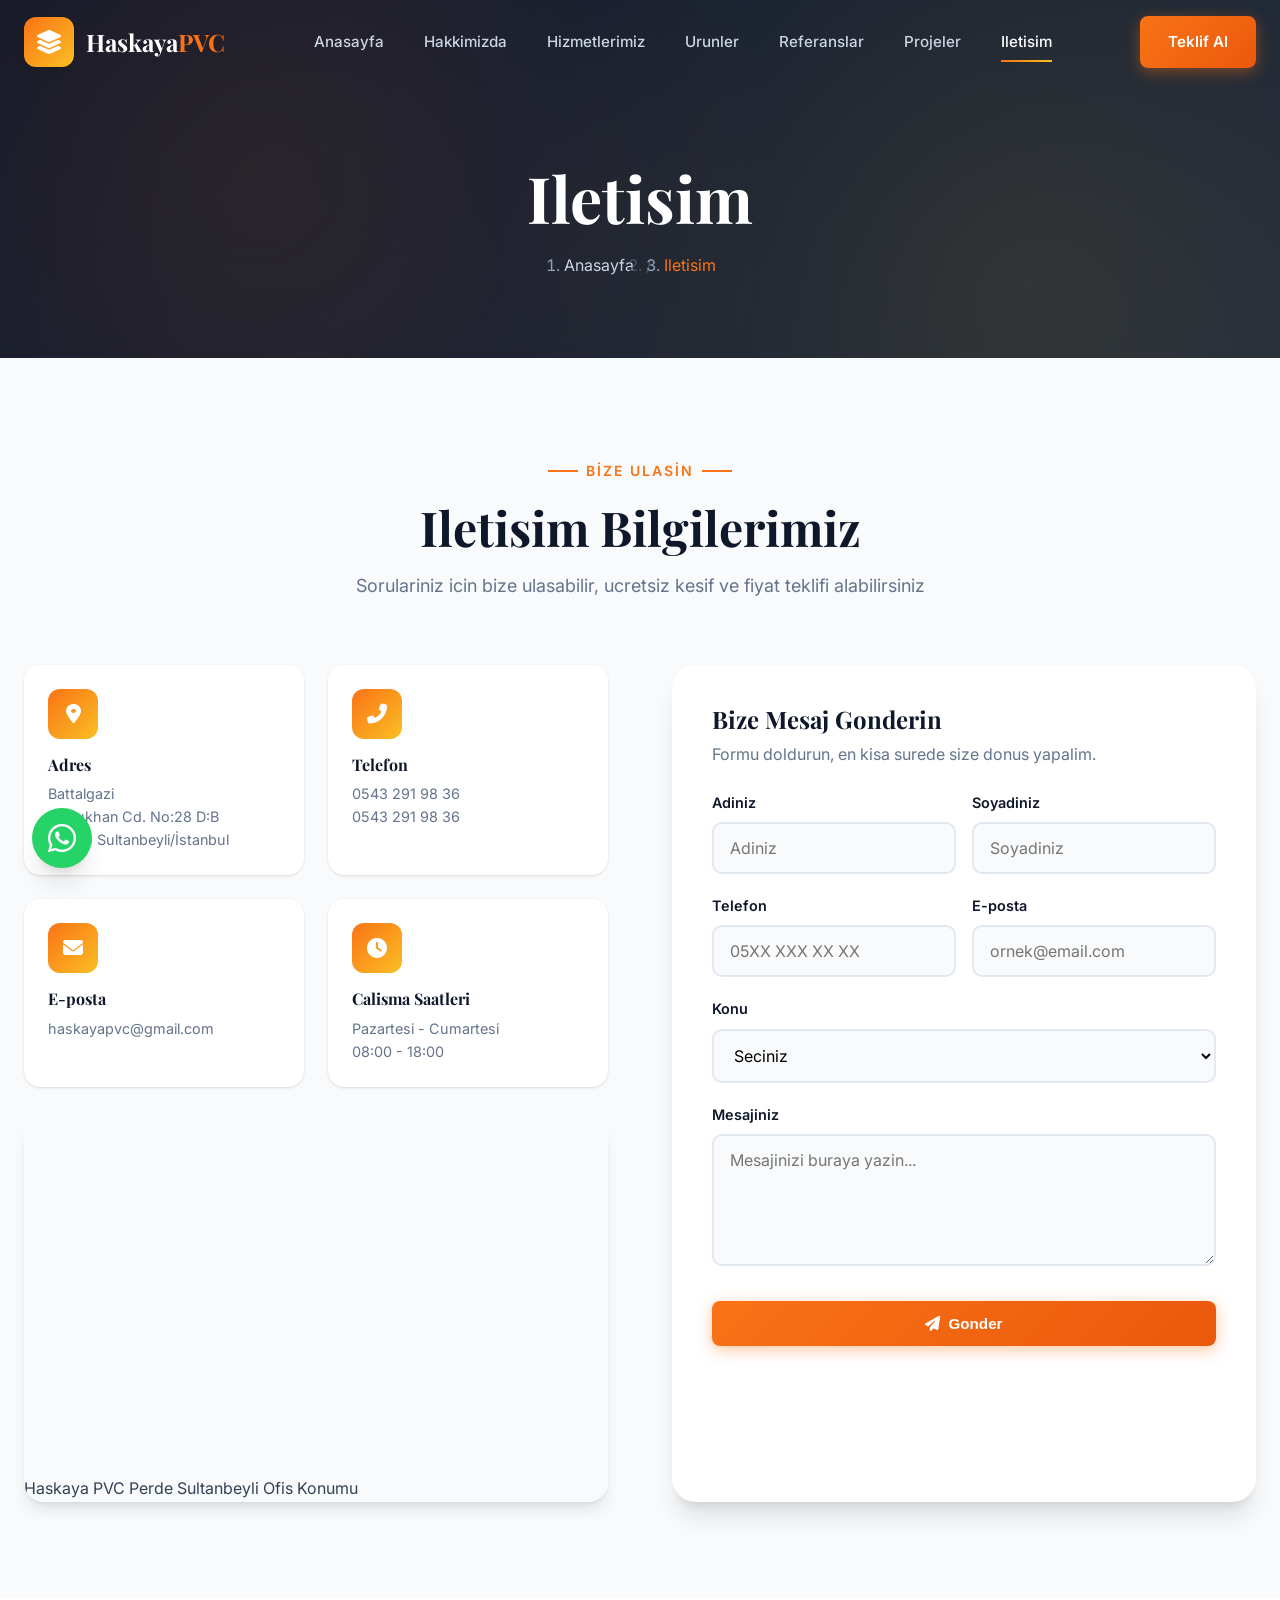
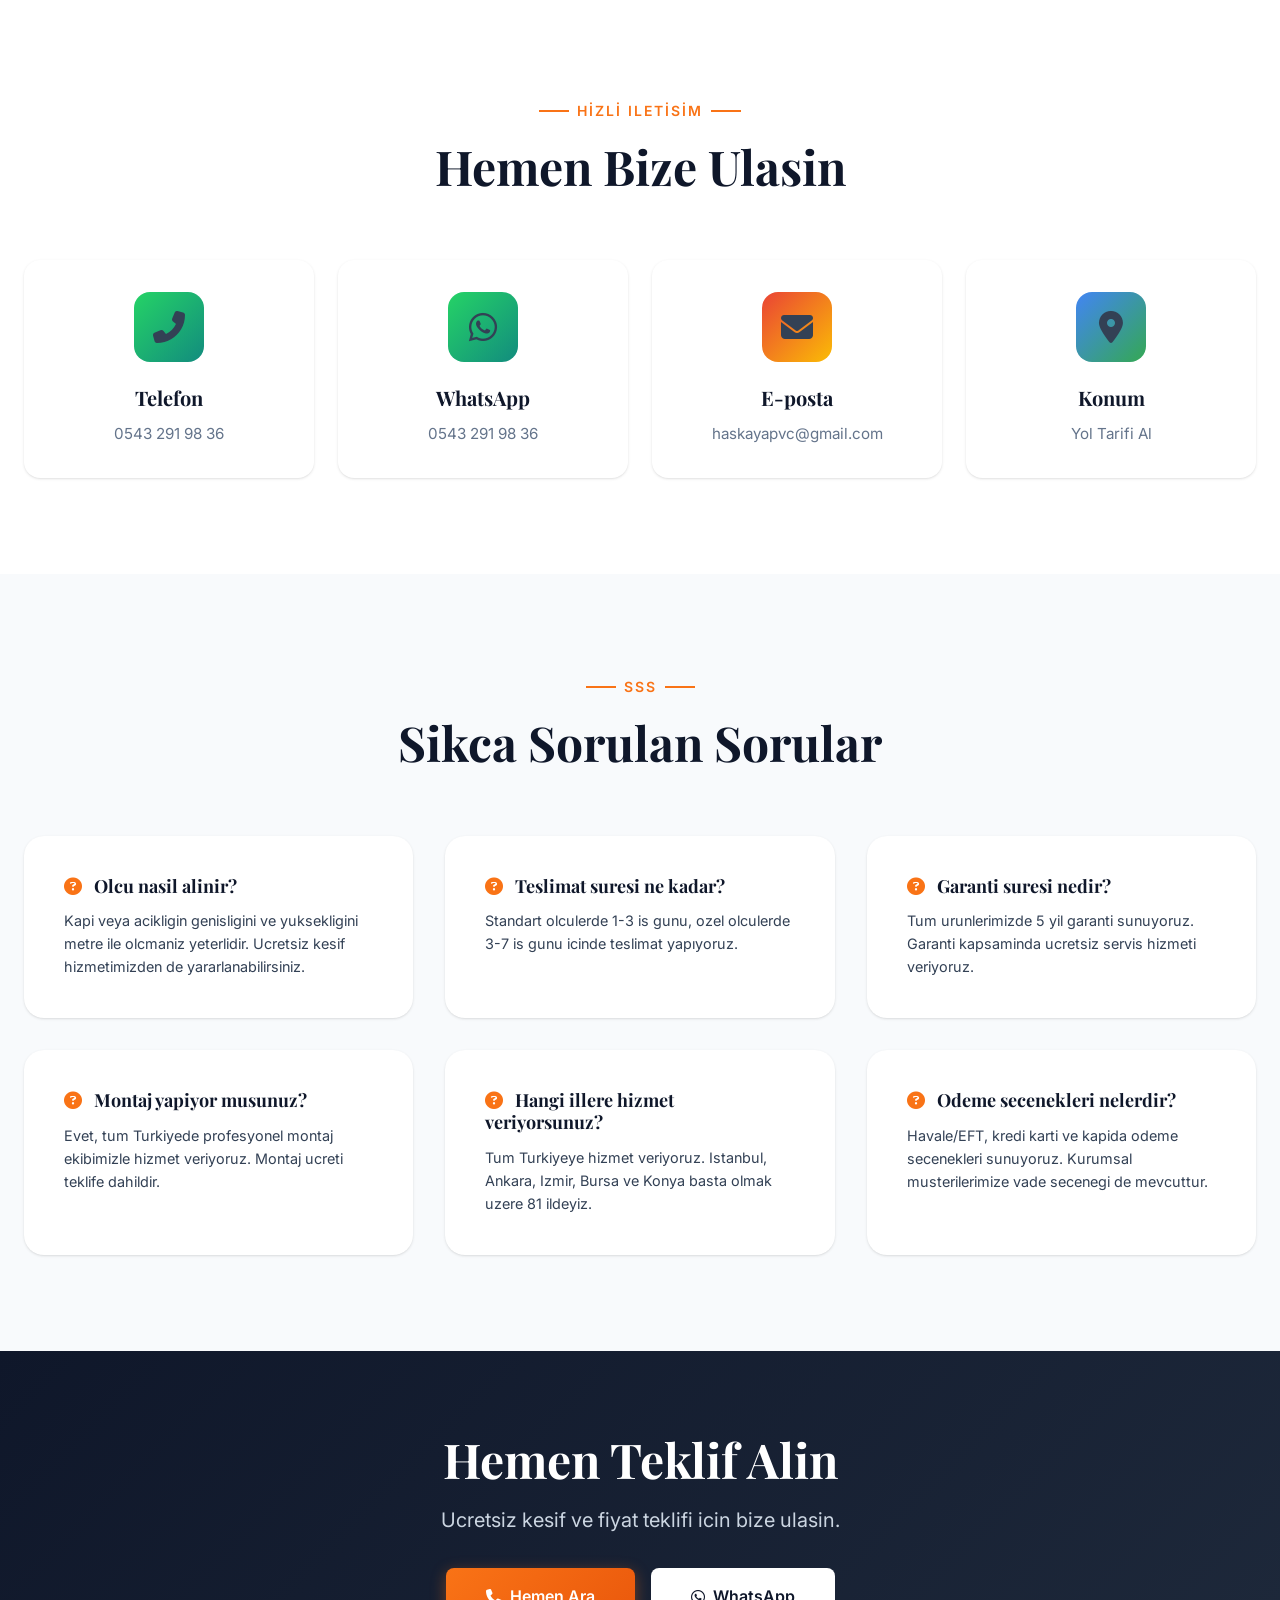
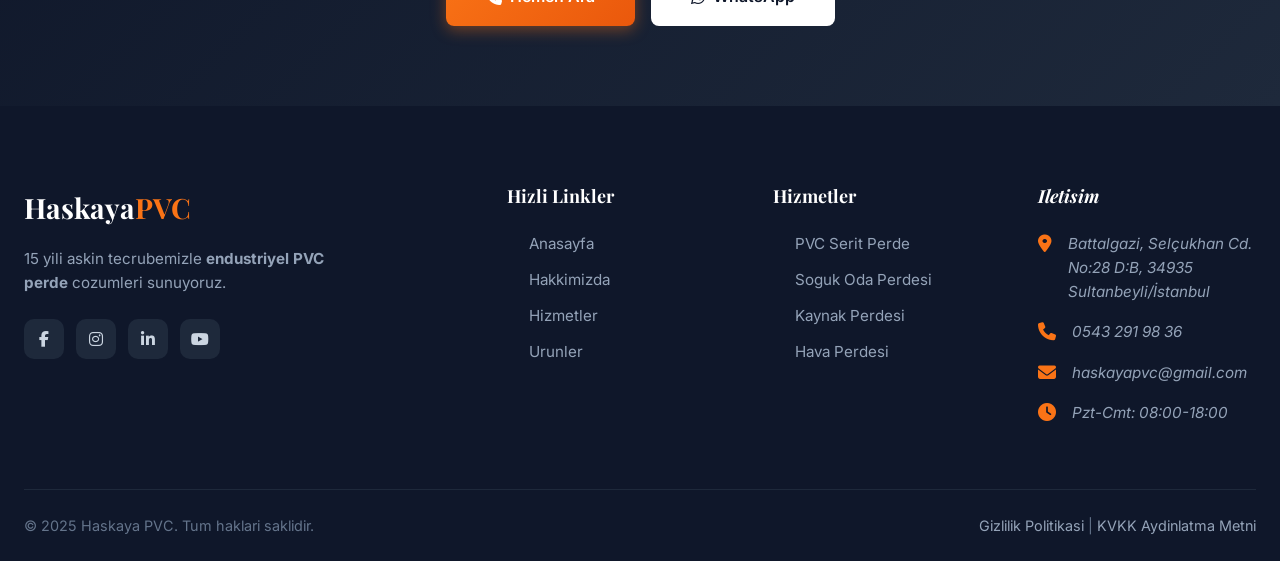
<file: iletisim.html>
<!DOCTYPE html>
<html lang="tr">
<head>
    <meta charset="UTF-8">
    <meta name="viewport" content="width=device-width, initial-scale=1.0">
    <title>Iletisim | PVC Perde Teklif Al | Haskaya PVC Istanbul</title>
    <meta name="description" content="Haskaya PVC iletisim bilgileri. PVC perde, serit perde ve soguk oda perdesi icin fiyat teklifi almak ve bilgi icin bize ulasin. Atasehir, Istanbul.">
    <meta name="keywords" content="PVC perde iletisim, serit perde fiyat, soguk oda perdesi fiyatlari, endustriyel perde Istanbul, Haskaya PVC telefon, PVC perde adres">
    <meta name="author" content="Haskaya PVC Perde">
    <meta name="robots" content="index, follow">
    <meta name="googlebot" content="index, follow">
    
    <!-- Canonical URL -->
    <link rel="canonical" href="https://www.haskayapvc.com/iletisim.html">
    
    <!-- Open Graph / Facebook -->
    <meta property="og:type" content="website">
    <meta property="og:url" content="https://www.haskayapvc.com/iletisim.html">
    <meta property="og:title" content="Iletisim | PVC Perde Teklif Al | Haskaya PVC">
    <meta property="og:description" content="PVC perde, serit perde ve soguk oda perdesi icin fiyat teklifi alin. Atasehir, Istanbul.">
    <meta property="og:image" content="https://www.haskayapvc.com/images/iletisim-og.jpg">
    <meta property="og:image:width" content="1200">
    <meta property="og:image:height" content="630">
    <meta property="og:site_name" content="Haskaya PVC Perde">
    <meta property="og:locale" content="tr_TR">
    
    <!-- Twitter Card -->
    <meta name="twitter:card" content="summary_large_image">
    <meta name="twitter:url" content="https://www.haskayapvc.com/iletisim.html">
    <meta name="twitter:title" content="Iletisim | Haskaya PVC Perde">
    <meta name="twitter:description" content="PVC perde, serit perde ve soguk oda perdesi icin fiyat teklifi alin.">
    <meta name="twitter:image" content="https://www.haskayapvc.com/images/iletisim-og.jpg">
    
    <!-- Favicon -->
    <link rel="icon" type="image/x-icon" href="/favicon.ico">
    <link rel="apple-touch-icon" sizes="180x180" href="/apple-touch-icon.png">
    
    <!-- Preconnect -->
    <link rel="preconnect" href="https://fonts.googleapis.com">
    <link rel="preconnect" href="https://fonts.gstatic.com" crossorigin>
    <link href="https://fonts.googleapis.com/css2?family=Inter:wght@300;400;500;600;700&family=Playfair+Display:wght@400;500;600;700&display=swap" rel="stylesheet">
    <link rel="stylesheet" href="https://cdnjs.cloudflare.com/ajax/libs/font-awesome/6.4.0/css/all.min.css">
    <link rel="stylesheet" href="css/style.css">
    
    <!-- Schema.org JSON-LD Structured Data -->
    <script type="application/ld+json">
    {
        "@context": "https://schema.org",
        "@graph": [
            {
                "@type": "WebPage",
                "@id": "https://www.haskayapvc.com/iletisim.html",
                "url": "https://www.haskayapvc.com/iletisim.html",
                "name": "Iletisim | PVC Perde Teklif Al | Haskaya PVC",
                "description": "PVC perde, serit perde ve soguk oda perdesi icin fiyat teklifi almak icin iletisime gecin.",
                "inLanguage": "tr-TR",
                "isPartOf": {
                    "@id": "https://www.haskayapvc.com/#website"
                },
                "breadcrumb": {
                    "@id": "https://www.haskayapvc.com/iletisim.html/#breadcrumb"
                }
            },
            {
                "@type": "BreadcrumbList",
                "@id": "https://www.haskayapvc.com/iletisim.html/#breadcrumb",
                "itemListElement": [
                    {
                        "@type": "ListItem",
                        "position": 1,
                        "name": "Anasayfa",
                        "item": "https://www.haskayapvc.com/index.html"
                    },
                    {
                        "@type": "ListItem",
                        "position": 2,
                        "name": "Iletisim",
                        "item": "https://www.haskayapvc.com/iletisim.html"
                    }
                ]
            },
            {
                "@type": "ContactPage",
                "@id": "https://www.haskayapvc.com/iletisim.html/#contactpage",
                "mainEntity": {
                    "@id": "https://www.haskayapvc.com/#business"
                }
            },
            {
                "@type": "LocalBusiness",
                "@id": "https://www.haskayapvc.com/#business",
                "name": "Haskaya PVC Perde",
                "alternateName": "Haskaya PVC",
                "description": "Istanbulda 15+ yillik tecrube ile PVC perde, serit perde, soguk oda perdesi ve endustriyel perde uretimi ve montaji.",
                "url": "https://www.haskayapvc.com",
                "telephone": "+90 216 123 45 67",
                "email": "haskayapvc@gmail.com",
                "address": {
                    "@type": "PostalAddress",
                    "streetAddress": "Atasehir Mah. Istanbul Cad. No:123",
                    "addressLocality": "Atasehir",
                    "addressRegion": "Istanbul",
                    "postalCode": "34758",
                    "addressCountry": "TR"
                },
                "geo": {
                    "@type": "GeoCoordinates",
                    "latitude": 40.9823,
                    "longitude": 29.1004
                },
                "openingHoursSpecification": [
                    {
                        "@type": "OpeningHoursSpecification",
                        "dayOfWeek": ["Monday", "Tuesday", "Wednesday", "Thursday", "Friday", "Saturday"],
                        "opens": "08:00",
                        "closes": "18:00"
                    }
                ],
                "priceRange": "$$",
                "areaServed": {
                    "@type": "Country",
                    "name": "Turkiye"
                },
                "hasMap": "https://www.google.com/maps/place/Sultanbeyli/Istanbul",
                "sameAs": [
                    "https://www.facebook.com/haskayapvc",
                    "https://www.instagram.com/haskayapvc",
                    "https://www.linkedin.com/company/haskayapvc"
                ]
            }
        ]
    }
    </script>
</head>
<body>
    <!-- Preloader -->
    <div class="preloader" role="status" aria-label="Sayfa yukleniyor">
        <div class="preloader-content">
            <div class="preloader-logo">Haskaya PVC</div>
            <div class="preloader-bar">
                <div class="preloader-progress"></div>
            </div>
        </div>
    </div>

    <!-- Header -->
    <header class="header" role="banner">
        <div class="container">
            <div class="header-inner">
                <a href="index.html" class="logo" aria-label="Haskaya PVC Perde Anasayfa">
                    <div class="logo-icon"><i class="fas fa-layer-group" aria-hidden="true"></i></div>
                    <div class="logo-text">Haskaya<span>PVC</span></div>
                </a>
                
                <nav class="nav-desktop" role="navigation" aria-label="Ana menu">
                    <a href="index.html" class="nav-link" aria-label="Anasayfa">Anasayfa</a>
                    <a href="hakkimizda.html" class="nav-link" aria-label="Hakkimizda">Hakkimizda</a>
                    <a href="hizmetler.html" class="nav-link" aria-label="Hizmetlerimiz">Hizmetlerimiz</a>
                    <a href="urunler.html" class="nav-link" aria-label="Urunlerimiz">Urunler</a>
                    <a href="referanslar.html" class="nav-link" aria-label="Referanslarimiz">Referanslar</a>
                    <a href="projeler.html" class="nav-link" aria-label="Projelerimiz">Projeler</a>
                    <a href="iletisim.html" class="nav-link active" aria-current="page" aria-label="Iletisim sayfasi">Iletisim</a>
                </nav>
                
                <div class="header-cta">
                    <a href="iletisim.html" class="btn btn-primary" aria-label="Teklif almak icin iletisime gecin">Teklif Al</a>
                </div>
                
                <button class="menu-toggle" aria-label="Mobil menuyu ac-kapat" aria-expanded="false" aria-controls="nav-mobile">
                    <span></span><span></span><span></span>
                </button>
            </div>
        </div>
    </header>
    
    <!-- Mobile Navigation -->
    <div class="nav-mobile-overlay" aria-hidden="true"></div>
    <nav class="nav-mobile" id="nav-mobile" role="navigation" aria-label="Mobil menu">
        <div class="nav-mobile-links">
            <a href="index.html" class="nav-mobile-link">Anasayfa</a>
            <a href="hakkimizda.html" class="nav-mobile-link">Hakkimizda</a>
            <a href="hizmetler.html" class="nav-mobile-link">Hizmetler</a>
            <a href="urunler.html" class="nav-mobile-link">Urunler</a>
            <a href="referanslar.html" class="nav-mobile-link">Referanslar</a>
            <a href="projeler.html" class="nav-mobile-link">Projeler</a>
            <a href="iletisim.html" class="nav-mobile-link active" aria-current="page">Iletisim</a>
        </div>
        <div class="nav-mobile-cta">
            <a href="tel:+905432919836" class="btn btn-secondary" style="width: 100%;" aria-label="Telefon ile ara: 0543 291 98 36"><i class="fas fa-phone" aria-hidden="true"></i> 0543 291 98 36</a>
            <a href="iletisim.html" class="btn btn-primary" style="width: 100%;">Teklif Al</a>
        </div>
    </nav>

    <!-- Main Content -->
    <main id="main-content">
        <!-- Page Header -->
        <section class="page-header" aria-labelledby="page-title">
            <div class="container">
                <div class="page-header-content reveal">
                    <h1 id="page-title" class="page-title">Iletisim</h1>
                    <nav aria-label="Breadcrumb">
                        <ol class="page-breadcrumb" itemscope itemtype="https://schema.org/BreadcrumbList">
                            <li itemprop="itemListElement" itemscope itemtype="https://schema.org/ListItem">
                                <a href="index.html" itemprop="item"><span itemprop="name">Anasayfa</span></a>
                                <meta itemprop="position" content="1">
                            </li>
                            <li class="separator" aria-hidden="true">/</li>
                            <li itemprop="itemListElement" itemscope itemtype="https://schema.org/ListItem">
                                <span itemprop="name" class="current">Iletisim</span>
                                <meta itemprop="position" content="2">
                            </li>
                        </ol>
                    </nav>
                </div>
            </div>
        </section>

        <!-- Contact Section -->
        <section class="section section-features" aria-labelledby="contact-title">
            <div class="container">
                <header class="section-header reveal">
                    <div class="section-subtitle">Bize Ulasin</div>
                    <h2 id="contact-title" class="section-title">Iletisim Bilgilerimiz</h2>
                    <p class="section-description">
                        Sorulariniz icin bize ulasabilir, ucretsiz kesif ve fiyat teklifi alabilirsiniz
                    </p>
                </header>
                
                <div class="contact-grid">
                    <!-- Contact Info -->
                    <div class="contact-info reveal-left">
                        <div class="contact-info-cards">
                            <a href="https://www.google.com/maps/search/?api=1&query=Battalgazi%2C+Sel%C3%A7ukhan+Cd.+No%3A28+D%3AB%2C+34935+Sultanbeyli%2F%C4%B0stanbul" target="_blank" rel="noopener noreferrer" class="contact-info-card" itemscope itemtype="https://schema.org/PostalAddress" style="text-decoration: none; color: inherit; display: block;">
                                <div class="contact-info-icon" aria-hidden="true"><i class="fas fa-map-marker-alt"></i></div>
                                <h3 class="contact-info-title">Adres</h3>
                                <p class="contact-info-text">
                                    <span itemprop="streetAddress">Battalgazi<br>Selçukhan Cd. No:28 D:B</span><br>
                                    <span itemprop="postalCode">34935</span> <span itemprop="addressLocality">Sultanbeyli/İstanbul</span>
                                </p>
                            </a>
                            
                            <div class="contact-info-card">
                                <div class="contact-info-icon" aria-hidden="true"><i class="fas fa-phone-alt"></i></div>
                                <h3 class="contact-info-title">Telefon</h3>
                                <p class="contact-info-text">
                                    <a href="tel:+905432919836" aria-label="Sabit hat: 0543 291 98 36">0543 291 98 36</a><br>
                                    <a href="tel:+905432919836" aria-label="Cep telefonu: 0543 291 98 36">0543 291 98 36</a>
                                </p>
                            </div>
                            
                            <div class="contact-info-card">
                                <div class="contact-info-icon" aria-hidden="true"><i class="fas fa-envelope"></i></div>
                                <h3 class="contact-info-title">E-posta</h3>
                                <p class="contact-info-text">
                                    <a href="mailto:haskayapvc@gmail.com " aria-label="E-posta gonder: haskayapvc@gmail.com ">haskayapvc@gmail.com </a>
                                </p>
                            </div>
                            
                            <div class="contact-info-card">
                                <div class="contact-info-icon" aria-hidden="true"><i class="fas fa-clock"></i></div>
                                <h3 class="contact-info-title">Calisma Saatleri</h3>
                                <p class="contact-info-text">
                                    Pazartesi - Cumartesi<br>
                                    08:00 - 18:00
                                </p>
                            </div>
                        </div>
                        
                        <figure class="contact-map">
                            <iframe src="https://www.google.com/maps/embed?pb=!1m18!1m12!1m3!1d3011.6076280280934!2d29.1004!3d40.9823!2m3!1f0!2f0!3f0!3m2!1i1024!2i768!4f13.1!3m3!1m2!1s0x14cab86c5d9be1e1%3A0xe3d5c2343be6f09!2sAtasehir/Istanbul!5e0!3m2!1str!2str!4v1234567890" allowfullscreen="" loading="lazy" title="Haskaya PVC Perde Sultanbeyli Ofis Konumu"></iframe>
                            <figcaption class="visually-hidden">Haskaya PVC Perde Sultanbeyli Ofis Konumu</figcaption>
                        </figure>
                    </div>
                    
                    <!-- Contact Form -->
                    <div class="contact-form-wrapper reveal-right">
                        <h3 class="contact-form-title">Bize Mesaj Gonderin</h3>
                        <p class="contact-form-text">Formu doldurun, en kisa surede size donus yapalim.</p>
                        
                        <form id="contactForm" action="/iletisim-gonder" method="POST" aria-label="Iletisim formu">
                            <div class="form-row">
                                <div class="form-group">
                                    <label for="ad" class="form-label">Adiniz</label>
                                    <input type="text" id="ad" name="ad" class="form-control" placeholder="Adiniz" required aria-required="true">
                                </div>
                                <div class="form-group">
                                    <label for="soyad" class="form-label">Soyadiniz</label>
                                    <input type="text" id="soyad" name="soyad" class="form-control" placeholder="Soyadiniz" required aria-required="true">
                                </div>
                            </div>
                            
                            <div class="form-row">
                                <div class="form-group">
                                    <label for="telefon" class="form-label">Telefon</label>
                                    <input type="tel" id="telefon" name="telefon" class="form-control" placeholder="05XX XXX XX XX" required aria-required="true" pattern="[0-9]{11}" inputmode="tel">
                                </div>
                                <div class="form-group">
                                    <label for="email" class="form-label">E-posta</label>
                                    <input type="email" id="email" name="email" class="form-control" placeholder="ornek@email.com" required aria-required="true" inputmode="email">
                                </div>
                            </div>
                            
                            <div class="form-group">
                                <label for="konu" class="form-label">Konu</label>
                                <select id="konu" name="konu" class="form-control" required aria-required="true">
                                    <option value="">Seciniz</option>
                                    <option value="teklif">Fiyat Teklifi</option>
                                    <option value="bilgi">Bilgi Talebi</option>
                                    <option value="kesif">Kesif Talebi</option>
                                    <option value="destek">Teknik Destek</option>
                                    <option value="diger">Diger</option>
                                </select>
                            </div>
                            
                            <div class="form-group">
                                <label for="mesaj" class="form-label">Mesajiniz</label>
                                <textarea id="mesaj" name="mesaj" class="form-control" placeholder="Mesajinizi buraya yazin..." required aria-required="true" rows="5"></textarea>
                            </div>
                            
                            <button type="submit" class="btn btn-primary form-btn" aria-label="Formu gonder">
                                <i class="fas fa-paper-plane" aria-hidden="true"></i> Gonder
                            </button>
                        </form>
                    </div>
                </div>
            </div>
        </section>

        <!-- Quick Contact Section -->
        <section class="section" aria-labelledby="quick-contact-title">
            <div class="container">
                <header class="section-header reveal">
                    <div class="section-subtitle">Hizli Iletisim</div>
                    <h2 id="quick-contact-title" class="section-title">Hemen Bize Ulasin</h2>
                </header>
                
                <div class="features-grid">
                    <article class="feature-card reveal stagger-1" style="cursor: pointer;" onclick="window.location.href='tel:+905432919836'" tabindex="0" role="button" aria-label="Telefon ile ara">
                        <div class="feature-icon" style="background: linear-gradient(135deg, #25d366, #128c7e);" aria-hidden="true"><i class="fas fa-phone-alt"></i></div>
                        <h3 class="feature-title">Telefon</h3>
                        <p class="feature-text">0543 291 98 36</p>
                    </article>
                    
                    <article class="feature-card reveal stagger-2" style="cursor: pointer;" onclick="window.open('https://wa.me/905432919836', '_blank')" tabindex="0" role="button" aria-label="WhatsApp uzerinden yaz">
                        <div class="feature-icon" style="background: linear-gradient(135deg, #25d366, #128c7e);" aria-hidden="true"><i class="fab fa-whatsapp"></i></div>
                        <h3 class="feature-title">WhatsApp</h3>
                        <p class="feature-text">0543 291 98 36</p>
                    </article>
                    
                    <article class="feature-card reveal stagger-3" style="cursor: pointer;" onclick="window.location.href='mailto:haskayapvc@gmail.com'" tabindex="0" role="button" aria-label="E-posta gonder">
                        <div class="feature-icon" style="background: linear-gradient(135deg, #ea4335, #fbbc05);" aria-hidden="true"><i class="fas fa-envelope"></i></div>
                        <h3 class="feature-title">E-posta</h3>
                        <p class="feature-text">haskayapvc@gmail.com</p>
                    </article>
                    
                    <article class="feature-card reveal stagger-4" style="cursor: pointer;" onclick="window.open('https://www.google.com/maps/search/?api=1&query=Battalgazi%2C+Sel%C3%A7ukhan+Cd.+No%3A28+D%3AB%2C+34935+Sultanbeyli%2F%C4%B0stanbul', '_blank')" tabindex="0" role="button" aria-label="Yol tarifi al: Battalgazi, Selçukhan Cd. No:28 D:B, Sultanbeyli">
                        <div class="feature-icon" style="background: linear-gradient(135deg, #4285f4, #34a853);" aria-hidden="true"><i class="fas fa-map-marker-alt"></i></div>
                        <h3 class="feature-title">Konum</h3>
                        <p class="feature-text">Yol Tarifi Al</p>
                    </article>
                </div>
            </div>
        </section>

        <!-- FAQ Section -->
        <section class="section section-features" aria-labelledby="faq-title">
            <div class="container">
                <header class="section-header reveal">
                    <div class="section-subtitle">SSS</div>
                    <h2 id="faq-title" class="section-title">Sikca Sorulan Sorular</h2>
                </header>
                
                <div class="values-grid">
                    <article class="value-card reveal stagger-1" style="text-align: left;">
                        <h3 style="font-size: 1.125rem; margin-bottom: 0.75rem;">
                            <i class="fas fa-question-circle" style="color: var(--secondary); margin-right: 0.5rem;" aria-hidden="true"></i>
                            Olcu nasil alinir?
                        </h3>
                        <p style="font-size: 0.9rem;">
                            Kapi veya acikligin genisligini ve yuksekligini metre ile olcmaniz yeterlidir. 
                            Ucretsiz kesif hizmetimizden de yararlanabilirsiniz.
                        </p>
                    </article>
                    
                    <article class="value-card reveal stagger-2" style="text-align: left;">
                        <h3 style="font-size: 1.125rem; margin-bottom: 0.75rem;">
                            <i class="fas fa-question-circle" style="color: var(--secondary); margin-right: 0.5rem;" aria-hidden="true"></i>
                            Teslimat suresi ne kadar?
                        </h3>
                        <p style="font-size: 0.9rem;">
                            Standart olculerde 1-3 is gunu, ozel olculerde 3-7 is gunu icinde teslimat yapıyoruz.
                        </p>
                    </article>
                    
                    <article class="value-card reveal stagger-3" style="text-align: left;">
                        <h3 style="font-size: 1.125rem; margin-bottom: 0.75rem;">
                            <i class="fas fa-question-circle" style="color: var(--secondary); margin-right: 0.5rem;" aria-hidden="true"></i>
                            Garanti suresi nedir?
                        </h3>
                        <p style="font-size: 0.9rem;">
                            Tum urunlerimizde 5 yil garanti sunuyoruz. Garanti kapsaminda ucretsiz servis hizmeti veriyoruz.
                        </p>
                    </article>
                    
                    <article class="value-card reveal stagger-1" style="text-align: left;">
                        <h3 style="font-size: 1.125rem; margin-bottom: 0.75rem;">
                            <i class="fas fa-question-circle" style="color: var(--secondary); margin-right: 0.5rem;" aria-hidden="true"></i>
                            Montaj yapiyor musunuz?
                        </h3>
                        <p style="font-size: 0.9rem;">
                            Evet, tum Turkiyede profesyonel montaj ekibimizle hizmet veriyoruz. Montaj ucreti teklife dahildir.
                        </p>
                    </article>
                    
                    <article class="value-card reveal stagger-2" style="text-align: left;">
                        <h3 style="font-size: 1.125rem; margin-bottom: 0.75rem;">
                            <i class="fas fa-question-circle" style="color: var(--secondary); margin-right: 0.5rem;" aria-hidden="true"></i>
                            Hangi illere hizmet veriyorsunuz?
                        </h3>
                        <p style="font-size: 0.9rem;">
                            Tum Turkiyeye hizmet veriyoruz. Istanbul, Ankara, Izmir, Bursa ve Konya basta olmak uzere 81 ildeyiz.
                        </p>
                    </article>
                    
                    <article class="value-card reveal stagger-3" style="text-align: left;">
                        <h3 style="font-size: 1.125rem; margin-bottom: 0.75rem;">
                            <i class="fas fa-question-circle" style="color: var(--secondary); margin-right: 0.5rem;" aria-hidden="true"></i>
                            Odeme secenekleri nelerdir?
                        </h3>
                        <p style="font-size: 0.9rem;">
                            Havale/EFT, kredi karti ve kapida odeme secenekleri sunuyoruz. Kurumsal musterilerimize vade secenegi de mevcuttur.
                        </p>
                    </article>
                </div>
            </div>
        </section>

        <!-- CTA Section -->
        <section class="section-cta" aria-labelledby="cta-title">
            <div class="container">
                <div class="cta-content reveal">
                    <h2 id="cta-title" class="cta-title">Hemen Teklif Alin</h2>
                    <p class="cta-text">Ucretsiz kesif ve fiyat teklifi icin bize ulasin.</p>
                    <div class="cta-buttons">
                        <a href="tel:+905432919836" class="btn btn-primary btn-lg" aria-label="Telefon ile hemen ara">
                            <i class="fas fa-phone" aria-hidden="true"></i> Hemen Ara
                        </a>
                        <a href="https://wa.me/905432919836" target="_blank" rel="noopener noreferrer" class="btn btn-white btn-lg" aria-label="WhatsApp uzerinden yaz">
                            <i class="fab fa-whatsapp" aria-hidden="true"></i> WhatsApp
                        </a>
                    </div>
                </div>
            </div>
        </section>
    </main>

    <!-- Footer -->
    <footer class="footer" role="contentinfo">
        <div class="container">
            <div class="footer-grid">
                <div class="footer-brand">
                    <div class="footer-logo">Haskaya<span>PVC</span></div>
                    <p class="footer-text">15 yili askin tecrubemizle <strong>endustriyel PVC perde</strong> cozumleri sunuyoruz.</p>
                    <div class="footer-social" aria-label="Sosyal medya baglantilari">
                        <a href="#" class="social-link" aria-label="Facebook sayfamiz"><i class="fab fa-facebook-f" aria-hidden="true"></i></a>
                        <a href="#" class="social-link" aria-label="Instagram sayfamiz"><i class="fab fa-instagram" aria-hidden="true"></i></a>
                        <a href="#" class="social-link" aria-label="LinkedIn sayfamiz"><i class="fab fa-linkedin-in" aria-hidden="true"></i></a>
                        <a href="#" class="social-link" aria-label="YouTube kanalimiz"><i class="fab fa-youtube" aria-hidden="true"></i></a>
                    </div>
                </div>
                <nav class="footer-menu" aria-label="Hizli linkler">
                    <h4 class="footer-title">Hizli Linkler</h4>
                    <div class="footer-links">
                        <a href="index.html" class="footer-link">Anasayfa</a>
                        <a href="hakkimizda.html" class="footer-link">Hakkimizda</a>
                        <a href="hizmetler.html" class="footer-link">Hizmetler</a>
                        <a href="urunler.html" class="footer-link">Urunler</a>
                    </div>
                </nav>
                <nav class="footer-menu" aria-label="Hizmetler menusu">
                    <h4 class="footer-title">Hizmetler</h4>
                    <div class="footer-links">
                        <a href="hizmetler.html" class="footer-link">PVC Serit Perde</a>
                        <a href="hizmetler.html" class="footer-link">Soguk Oda Perdesi</a>
                        <a href="hizmetler.html" class="footer-link">Kaynak Perdesi</a>
                        <a href="hizmetler.html" class="footer-link">Hava Perdesi</a>
                    </div>
                </nav>
                <address class="footer-contact">
                    <h4 class="footer-title">Iletisim</h4>
                    <div class="footer-contact-item">
                        <i class="fas fa-map-marker-alt footer-contact-icon" aria-hidden="true"></i>
                        <a href="https://www.google.com/maps/search/?api=1&query=Battalgazi%2C+Sel%C3%A7ukhan+Cd.+No%3A28+D%3AB%2C+34935+Sultanbeyli%2F%C4%B0stanbul" target="_blank" rel="noopener noreferrer">Battalgazi, Selçukhan Cd. No:28 D:B, 34935 Sultanbeyli/İstanbul</a>
                    </div>
                    <div class="footer-contact-item">
                        <i class="fas fa-phone footer-contact-icon" aria-hidden="true"></i>
                        <a href="tel:+905432919836">0543 291 98 36</a>
                    </div>
                    <div class="footer-contact-item">
                        <i class="fas fa-envelope footer-contact-icon" aria-hidden="true"></i>
                        <a href="mailto:haskayapvc@gmail.com">haskayapvc@gmail.com</a>
                    </div>
                    <div class="footer-contact-item">
                        <i class="fas fa-clock footer-contact-icon" aria-hidden="true"></i>
                        <span>Pzt-Cmt: 08:00-18:00</span>
                    </div>
                </address>
            </div>
            <div class="footer-bottom">
                <p>&copy; 2025 Haskaya PVC. Tum haklari saklidir.</p>
                <p><a href="#">Gizlilik Politikasi</a> | <a href="#">KVKK Aydinlatma Metni</a></p>
            </div>
        </div>
    </footer>

    <!-- Back to Top -->
    <button class="back-to-top" aria-label="Sayfanin basina don" title="Yukari cik">
        <i class="fas fa-arrow-up" aria-hidden="true"></i>
    </button>
    
    <!-- WhatsApp Float -->
    <a href="https://wa.me/905432919836" target="_blank" rel="noopener noreferrer" class="whatsapp-float" aria-label="WhatsApp uzerinden bize yazin">
        <i class="fab fa-whatsapp" aria-hidden="true"></i>
    </a>

    <script src="js/main.js"></script>
</body>
</html>
</file>
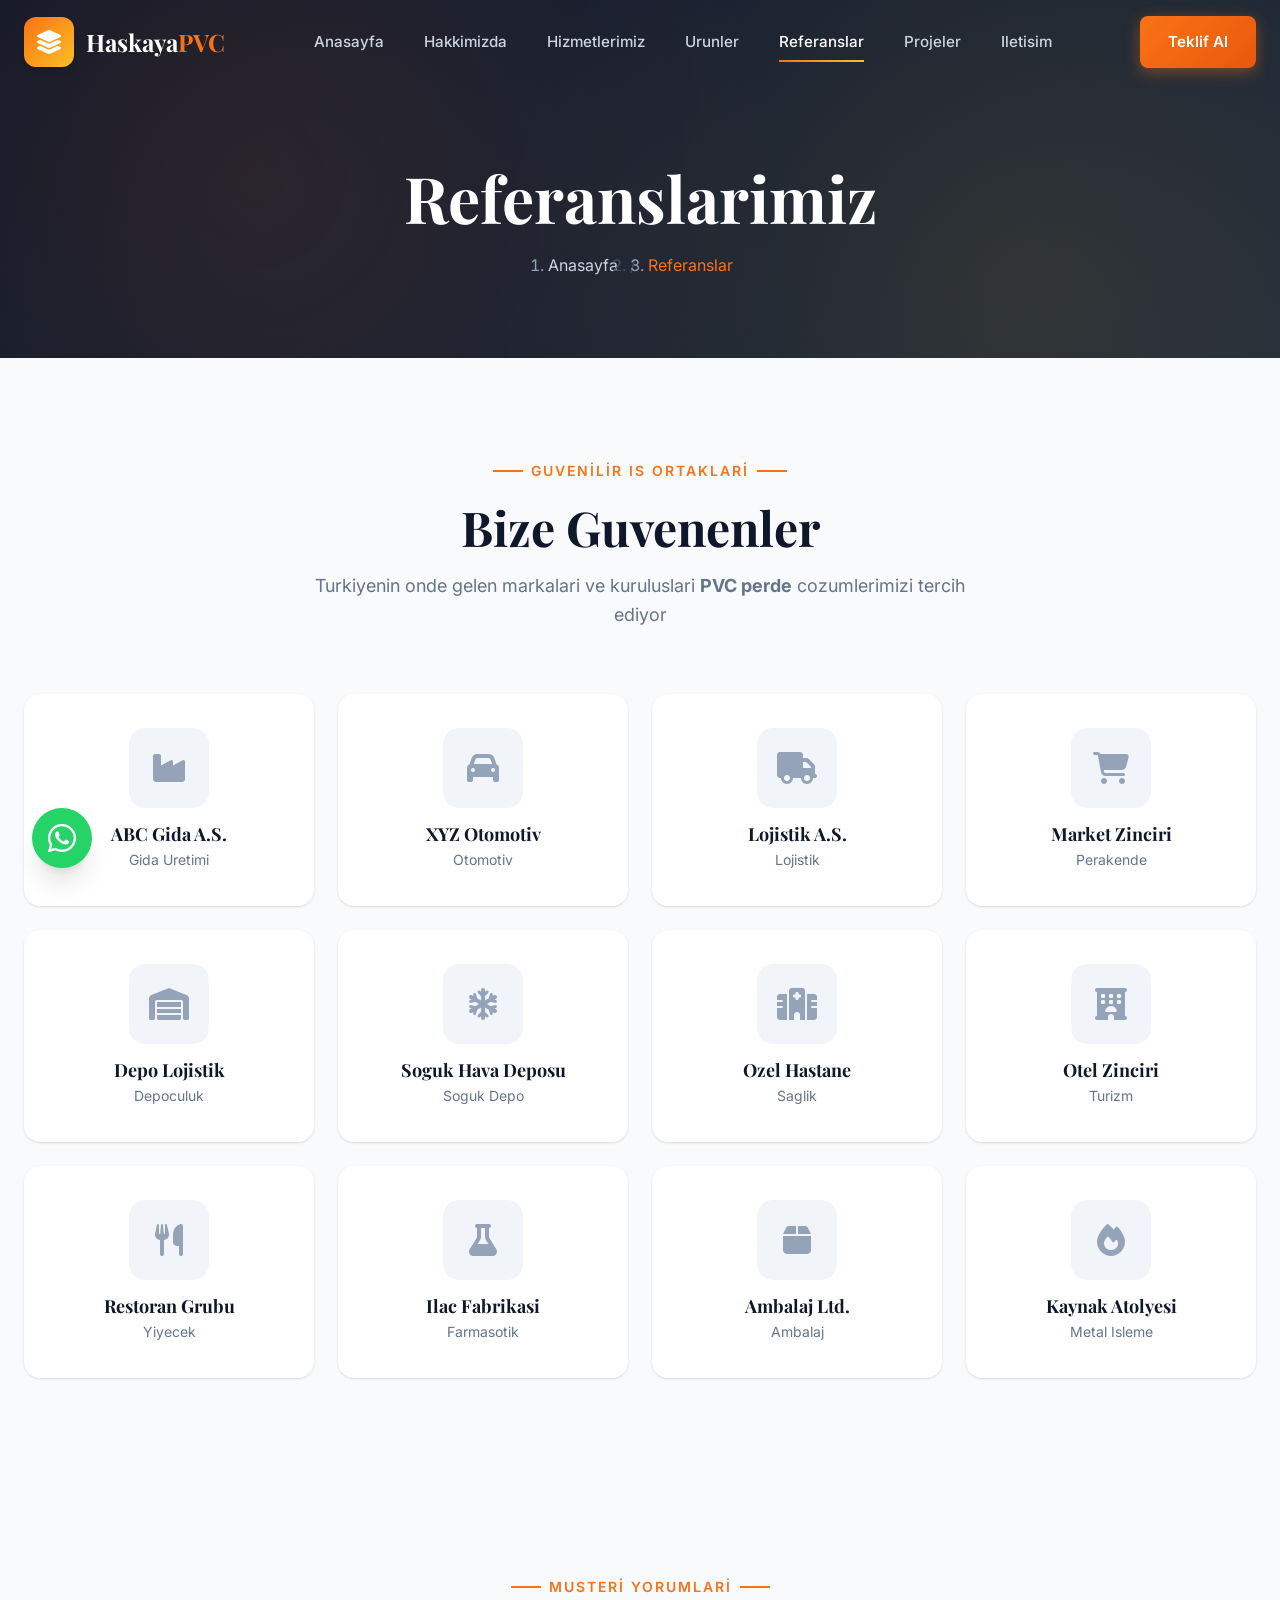
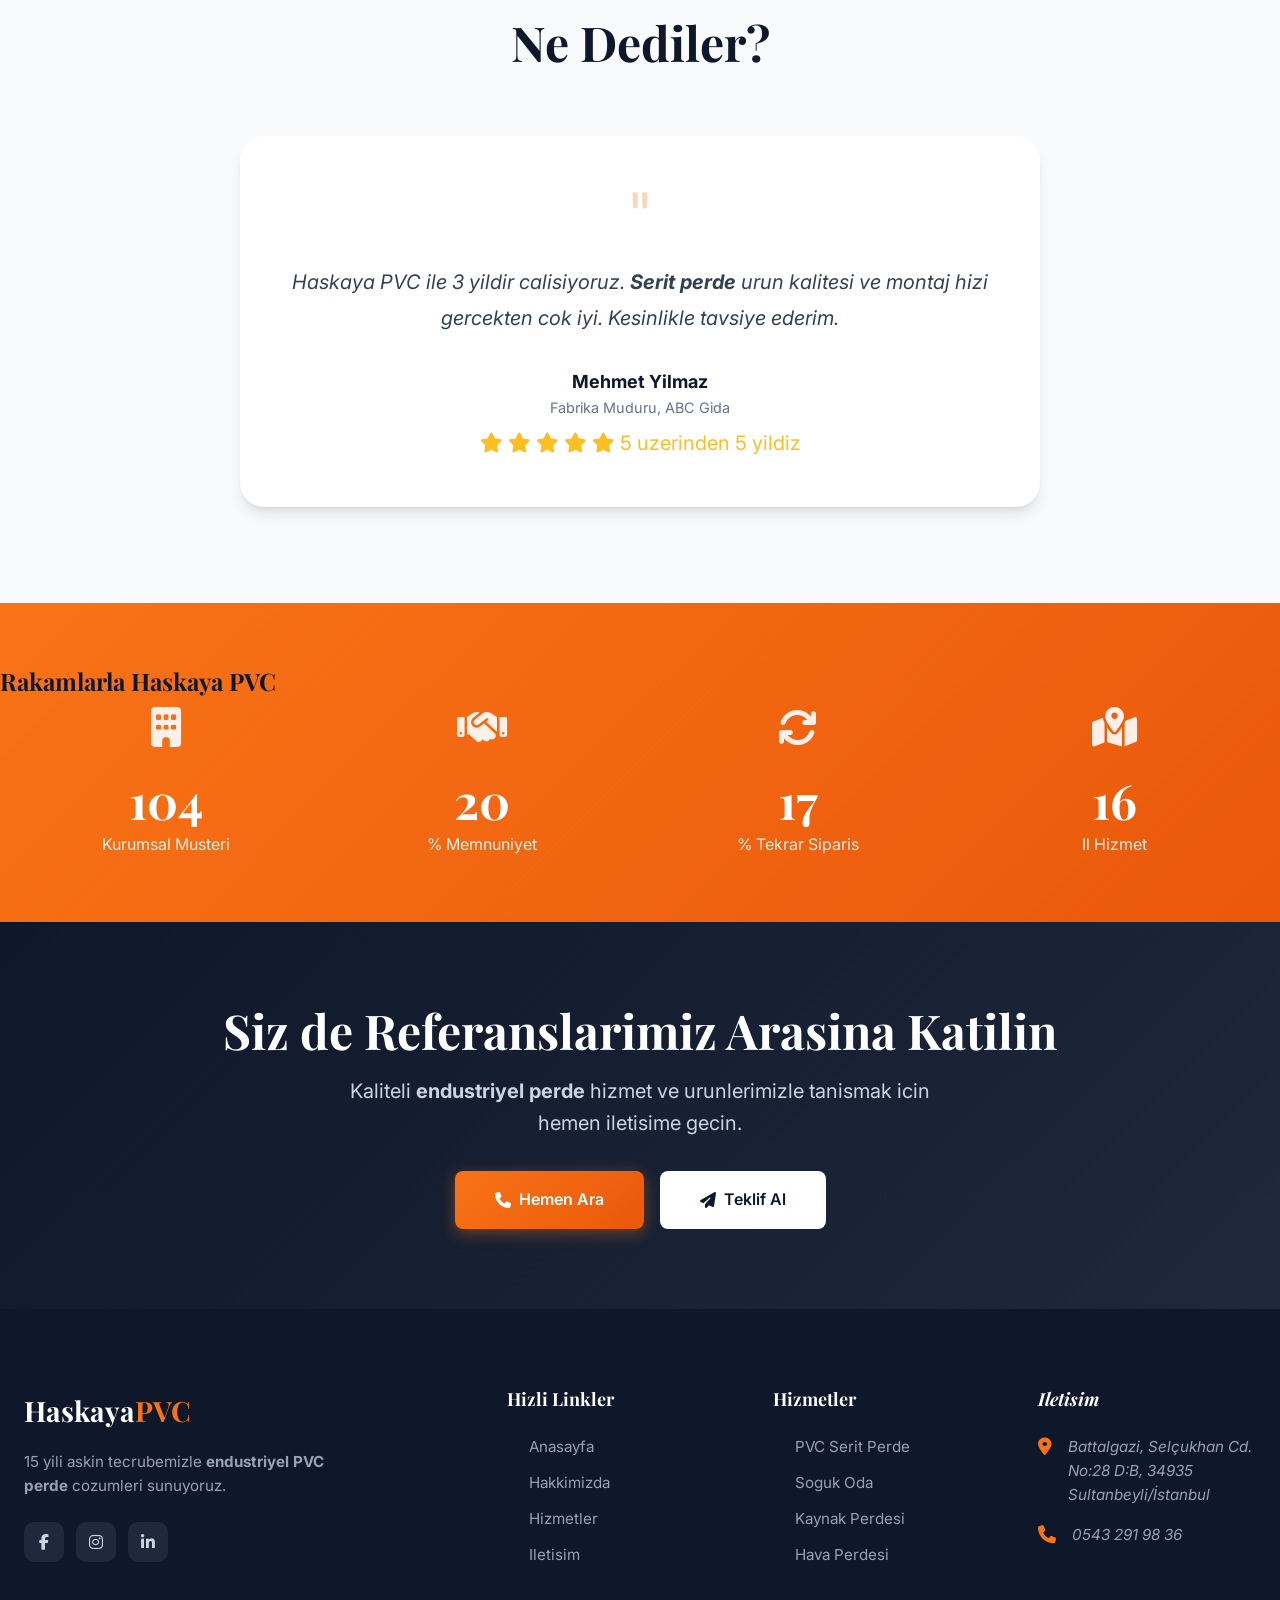
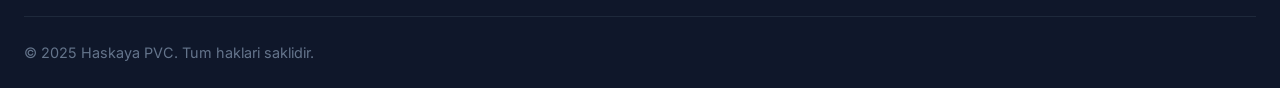
<file: referanslar.html>
<!DOCTYPE html>
<html lang="tr">
<head>
    <meta charset="UTF-8">
    <meta name="viewport" content="width=device-width, initial-scale=1.0">
    <title>Referanslarimiz | PVC Perde Projeleri | Haskaya PVC Istanbul</title>
    <meta name="description" content="Haskaya PVC referanslari. Gida, otomotiv, lojistik, saglik ve perakende sektorlerinden 500+ kurumsal musteri. PVC perde projelerimizi inceleyin.">
    <meta name="keywords" content="PVC perde referans, serit perde referanslar, soguk oda perdesi projeleri, endustriyel perde musterileri, Istanbul PVC perde firmalari">
    <meta name="author" content="Haskaya PVC Perde">
    <meta name="robots" content="index, follow">
    <meta name="googlebot" content="index, follow">
    
    <!-- Canonical URL -->
    <link rel="canonical" href="https://www.haskayapvc.com/referanslar.html">
    
    <!-- Open Graph / Facebook -->
    <meta property="og:type" content="website">
    <meta property="og:url" content="https://www.haskayapvc.com/referanslar.html">
    <meta property="og:title" content="Referanslarimiz | PVC Perde Projeleri | Haskaya PVC">
    <meta property="og:description" content="500+ kurumsal musteri, 5000+ tamamlanan proje. Gida, otomotiv, lojistik sektorlerinden referanslarimiz.">
    <meta property="og:image" content="https://www.haskayapvc.com/images/referanslar-og.jpg">
    <meta property="og:image:width" content="1200">
    <meta property="og:image:height" content="630">
    <meta property="og:site_name" content="Haskaya PVC Perde">
    <meta property="og:locale" content="tr_TR">
    
    <!-- Twitter Card -->
    <meta name="twitter:card" content="summary_large_image">
    <meta name="twitter:url" content="https://www.haskayapvc.com/referanslar.html">
    <meta name="twitter:title" content="Referanslarimiz | Haskaya PVC Perde">
    <meta name="twitter:description" content="500+ kurumsal musteri, 5000+ tamamlanan PVC perde projesi.">
    <meta name="twitter:image" content="https://www.haskayapvc.com/images/referanslar-og.jpg">
    
    <!-- Favicon -->
    <link rel="icon" type="image/x-icon" href="/favicon.ico">
    <link rel="apple-touch-icon" sizes="180x180" href="/apple-touch-icon.png">
    
    <!-- Preconnect -->
    <link rel="preconnect" href="https://fonts.googleapis.com">
    <link rel="preconnect" href="https://fonts.gstatic.com" crossorigin>
    <link href="https://fonts.googleapis.com/css2?family=Inter:wght@300;400;500;600;700&family=Playfair+Display:wght@400;500;600;700&display=swap" rel="stylesheet">
    <link rel="stylesheet" href="https://cdnjs.cloudflare.com/ajax/libs/font-awesome/6.4.0/css/all.min.css">
    <link rel="stylesheet" href="css/style.css">
    
    <!-- Schema.org JSON-LD Structured Data -->
    <script type="application/ld+json">
    {
        "@context": "https://schema.org",
        "@graph": [
            {
                "@type": "WebPage",
                "@id": "https://www.haskayapvc.com/referanslar.html",
                "url": "https://www.haskayapvc.com/referanslar.html",
                "name": "Referanslarimiz | PVC Perde Projeleri | Haskaya PVC",
                "description": "Haskaya PVC referanslari. Gida, otomotiv, lojistik sektorlerinden 500+ kurumsal musteri.",
                "inLanguage": "tr-TR",
                "isPartOf": {
                    "@id": "https://www.haskayapvc.com/#website"
                },
                "breadcrumb": {
                    "@id": "https://www.haskayapvc.com/referanslar.html/#breadcrumb"
                }
            },
            {
                "@type": "BreadcrumbList",
                "@id": "https://www.haskayapvc.com/referanslar.html/#breadcrumb",
                "itemListElement": [
                    {
                        "@type": "ListItem",
                        "position": 1,
                        "name": "Anasayfa",
                        "item": "https://www.haskayapvc.com/index.html"
                    },
                    {
                        "@type": "ListItem",
                        "position": 2,
                        "name": "Referanslarimiz",
                        "item": "https://www.haskayapvc.com/referanslar.html"
                    }
                ]
            },
            {
                "@type": "LocalBusiness",
                "@id": "https://www.haskayapvc.com/#business",
                "name": "Haskaya PVC Perde",
                "alternateName": "Haskaya PVC",
                "description": "Istanbulda 15+ yillik tecrube ile PVC perde, serit perde, soguk oda perdesi ve endustriyel perde uretimi.",
                "url": "https://www.haskayapvc.com",
                "telephone": "+90 543 291 98 36",
                "email": "haskayapvc@gmail.com",
                "address": {
                    "@type": "PostalAddress",
                    "streetAddress": "Atasehir Mah. Istanbul Cad. No:123",
                    "addressLocality": "Atasehir",
                    "addressRegion": "Istanbul",
                    "postalCode": "34935",
                    "addressCountry": "TR"
                },
                "aggregateRating": {
                    "@type": "AggregateRating",
                    "ratingValue": "4.9",
                    "reviewCount": "2500",
                    "bestRating": "5"
                }
            }
        ]
    }
    </script>
</head>
<body>
    <!-- Preloader -->
    <div class="preloader" role="status" aria-label="Sayfa yukleniyor">
        <div class="preloader-content">
            <div class="preloader-logo">Haskaya PVC</div>
            <div class="preloader-bar">
                <div class="preloader-progress"></div>
            </div>
        </div>
    </div>

    <!-- Header -->
    <header class="header" role="banner">
        <div class="container">
            <div class="header-inner">
                <a href="index.html" class="logo" aria-label="Haskaya PVC Perde Anasayfa">
                    <div class="logo-icon"><i class="fas fa-layer-group" aria-hidden="true"></i></div>
                    <div class="logo-text">Haskaya<span>PVC</span></div>
                </a>
                
                <nav class="nav-desktop" role="navigation" aria-label="Ana menu">
                    <a href="index.html" class="nav-link" aria-label="Anasayfa">Anasayfa</a>
                    <a href="hakkimizda.html" class="nav-link" aria-label="Hakkimizda">Hakkimizda</a>
                    <a href="hizmetler.html" class="nav-link" aria-label="Hizmetlerimiz">Hizmetlerimiz</a>
                    <a href="urunler.html" class="nav-link" aria-label="Urunlerimiz">Urunler</a>
                    <a href="referanslar.html" class="nav-link active" aria-current="page" aria-label="Referanslarimiz sayfasi">Referanslar</a>
                    <a href="projeler.html" class="nav-link" aria-label="Projelerimiz">Projeler</a>
                    <a href="iletisim.html" class="nav-link" aria-label="Iletisim sayfasi">Iletisim</a>
                </nav>
                
                <div class="header-cta">
                    <a href="iletisim.html" class="btn btn-primary" aria-label="Teklif almak icin iletisime gecin">Teklif Al</a>
                </div>
                
                <button class="menu-toggle" aria-label="Mobil menuyu ac-kapat" aria-expanded="false" aria-controls="nav-mobile">
                    <span></span><span></span><span></span>
                </button>
            </div>
        </div>
    </header>
    
    <!-- Mobile Navigation -->
    <div class="nav-mobile-overlay" aria-hidden="true"></div>
    <nav class="nav-mobile" id="nav-mobile" role="navigation" aria-label="Mobil menu">
        <div class="nav-mobile-links">
            <a href="index.html" class="nav-mobile-link">Anasayfa</a>
            <a href="hakkimizda.html" class="nav-mobile-link">Hakkimizda</a>
            <a href="hizmetler.html" class="nav-mobile-link">Hizmetler</a>
            <a href="urunler.html" class="nav-mobile-link">Urunler</a>
            <a href="referanslar.html" class="nav-mobile-link active" aria-current="page">Referanslar</a>
            <a href="projeler.html" class="nav-mobile-link">Projeler</a>
            <a href="iletisim.html" class="nav-mobile-link">Iletisim</a>
        </div>
        <div class="nav-mobile-cta">
            <a href="tel:+905432919836" class="btn btn-secondary" style="width: 100%;" aria-label="Telefon ile ara: 0543 291 98 36"><i class="fas fa-phone" aria-hidden="true"></i> 0543 291 98 36</a>
            <a href="iletisim.html" class="btn btn-primary" style="width: 100%;">Teklif Al</a>
        </div>
    </nav>

    <!-- Main Content -->
    <main id="main-content">
        <!-- Page Header -->
        <section class="page-header" aria-labelledby="page-title">
            <div class="container">
                <div class="page-header-content reveal">
                    <h1 id="page-title" class="page-title">Referanslarimiz</h1>
                    <nav aria-label="Breadcrumb">
                        <ol class="page-breadcrumb" itemscope itemtype="https://schema.org/BreadcrumbList">
                            <li itemprop="itemListElement" itemscope itemtype="https://schema.org/ListItem">
                                <a href="index.html" itemprop="item"><span itemprop="name">Anasayfa</span></a>
                                <meta itemprop="position" content="1">
                            </li>
                            <li class="separator" aria-hidden="true">/</li>
                            <li itemprop="itemListElement" itemscope itemtype="https://schema.org/ListItem">
                                <span itemprop="name" class="current">Referanslar</span>
                                <meta itemprop="position" content="2">
                            </li>
                        </ol>
                    </nav>
                </div>
            </div>
        </section>

        <!-- References Section -->
        <section class="section section-features" aria-labelledby="references-title">
            <div class="container">
                <header class="section-header reveal">
                    <div class="section-subtitle">Guvenilir Is Ortaklari</div>
                    <h2 id="references-title" class="section-title">Bize Guvenenler</h2>
                    <p class="section-description">
                        Turkiyenin onde gelen markalari ve kuruluslari <strong>PVC perde</strong> cozumlerimizi tercih ediyor
                    </p>
                </header>
                
                <div class="references-grid">
                    <article class="reference-card reveal stagger-1">
                        <div class="reference-logo" aria-hidden="true"><i class="fas fa-industry"></i></div>
                        <h3 class="reference-name">ABC Gida A.S.</h3>
                        <div class="reference-sector">Gida Uretimi</div>
                    </article>
                    
                    <article class="reference-card reveal stagger-2">
                        <div class="reference-logo" aria-hidden="true"><i class="fas fa-car"></i></div>
                        <h3 class="reference-name">XYZ Otomotiv</h3>
                        <div class="reference-sector">Otomotiv</div>
                    </article>
                    
                    <article class="reference-card reveal stagger-3">
                        <div class="reference-logo" aria-hidden="true"><i class="fas fa-truck"></i></div>
                        <h3 class="reference-name">Lojistik A.S.</h3>
                        <div class="reference-sector">Lojistik</div>
                    </article>
                    
                    <article class="reference-card reveal stagger-4">
                        <div class="reference-logo" aria-hidden="true"><i class="fas fa-shopping-cart"></i></div>
                        <h3 class="reference-name">Market Zinciri</h3>
                        <div class="reference-sector">Perakende</div>
                    </article>
                    
                    <article class="reference-card reveal stagger-5">
                        <div class="reference-logo" aria-hidden="true"><i class="fas fa-warehouse"></i></div>
                        <h3 class="reference-name">Depo Lojistik</h3>
                        <div class="reference-sector">Depoculuk</div>
                    </article>
                    
                    <article class="reference-card reveal stagger-6">
                        <div class="reference-logo" aria-hidden="true"><i class="fas fa-snowflake"></i></div>
                        <h3 class="reference-name">Soguk Hava Deposu</h3>
                        <div class="reference-sector">Soguk Depo</div>
                    </article>
                    
                    <article class="reference-card reveal stagger-1">
                        <div class="reference-logo" aria-hidden="true"><i class="fas fa-hospital"></i></div>
                        <h3 class="reference-name">Ozel Hastane</h3>
                        <div class="reference-sector">Saglik</div>
                    </article>
                    
                    <article class="reference-card reveal stagger-2">
                        <div class="reference-logo" aria-hidden="true"><i class="fas fa-hotel"></i></div>
                        <h3 class="reference-name">Otel Zinciri</h3>
                        <div class="reference-sector">Turizm</div>
                    </article>
                    
                    <article class="reference-card reveal stagger-3">
                        <div class="reference-logo" aria-hidden="true"><i class="fas fa-utensils"></i></div>
                        <h3 class="reference-name">Restoran Grubu</h3>
                        <div class="reference-sector">Yiyecek</div>
                    </article>
                    
                    <article class="reference-card reveal stagger-4">
                        <div class="reference-logo" aria-hidden="true"><i class="fas fa-flask"></i></div>
                        <h3 class="reference-name">Ilac Fabrikasi</h3>
                        <div class="reference-sector">Farmasotik</div>
                    </article>
                    
                    <article class="reference-card reveal stagger-5">
                        <div class="reference-logo" aria-hidden="true"><i class="fas fa-box"></i></div>
                        <h3 class="reference-name">Ambalaj Ltd.</h3>
                        <div class="reference-sector">Ambalaj</div>
                    </article>
                    
                    <article class="reference-card reveal stagger-6">
                        <div class="reference-logo" aria-hidden="true"><i class="fas fa-fire"></i></div>
                        <h3 class="reference-name">Kaynak Atolyesi</h3>
                        <div class="reference-sector">Metal Isleme</div>
                    </article>
                </div>
            </div>
        </section>

        <!-- Testimonials Section -->
        <section class="section section-testimonials" aria-labelledby="testimonials-title">
            <div class="container">
                <header class="section-header reveal">
                    <div class="section-subtitle">Musteri Yorumlari</div>
                    <h2 id="testimonials-title" class="section-title">Ne Dediler?</h2>
                </header>
                
                <div class="testimonials-slider reveal" itemscope itemtype="https://schema.org/Review">
                    <blockquote class="testimonial-card">
                        <div class="testimonial-quote" aria-hidden="true">"</div>
                        <p class="testimonial-text" itemprop="reviewBody">
                            Haskaya PVC ile 3 yildir calisiyoruz. <strong>Serit perde</strong> urun kalitesi ve montaj hizi gercekten cok iyi. 
                            Kesinlikle tavsiye ederim.
                        </p>
                        <footer class="testimonial-author">
                            <div>
                                <div class="testimonial-name" itemprop="author" itemscope itemtype="https://schema.org/Person"><span itemprop="name">Mehmet Yilmaz</span></div>
                                <div class="testimonial-role">Fabrika Muduru, ABC Gida</div>
                                <div class="testimonial-rating" itemprop="reviewRating" itemscope itemtype="https://schema.org/Rating">
                                    <meta itemprop="ratingValue" content="5">
                                    <meta itemprop="bestRating" content="5">
                                    <i class="fas fa-star" aria-hidden="true"></i>
                                    <i class="fas fa-star" aria-hidden="true"></i>
                                    <i class="fas fa-star" aria-hidden="true"></i>
                                    <i class="fas fa-star" aria-hidden="true"></i>
                                    <i class="fas fa-star" aria-hidden="true"></i>
                                    <span class="visually-hidden">5 uzerinden 5 yildiz</span>
                                </div>
                            </div>
                        </footer>
                    </blockquote>
                </div>
            </div>
        </section>

        <!-- Stats Section -->
        <section class="section-stats" aria-labelledby="stats-title">
            <h2 id="stats-title" class="visually-hidden">Rakamlarla Haskaya PVC</h2>
            <div class="container">
                <div class="stats-grid">
                    <article class="stat-item reveal stagger-1">
                        <div class="stat-icon" aria-hidden="true"><i class="fas fa-building"></i></div>
                        <div class="stat-number" data-counter="500">0</div>
                        <div class="stat-label">Kurumsal Musteri</div>
                    </article>
                    <article class="stat-item reveal stagger-2">
                        <div class="stat-icon" aria-hidden="true"><i class="fas fa-handshake"></i></div>
                        <div class="stat-number" data-counter="98">0</div>
                        <div class="stat-label">% Memnuniyet</div>
                    </article>
                    <article class="stat-item reveal stagger-3">
                        <div class="stat-icon" aria-hidden="true"><i class="fas fa-sync"></i></div>
                        <div class="stat-number" data-counter="85">0</div>
                        <div class="stat-label">% Tekrar Siparis</div>
                    </article>
                    <article class="stat-item reveal stagger-4">
                        <div class="stat-icon" aria-hidden="true"><i class="fas fa-map-marked-alt"></i></div>
                        <div class="stat-number" data-counter="81">0</div>
                        <div class="stat-label">Il Hizmet</div>
                    </article>
                </div>
            </div>
        </section>

        <!-- CTA Section -->
        <section class="section-cta" aria-labelledby="cta-title">
            <div class="container">
                <div class="cta-content reveal">
                    <h2 id="cta-title" class="cta-title">Siz de Referanslarimiz Arasina Katilin</h2>
                    <p class="cta-text">Kaliteli <strong>endustriyel perde</strong> hizmet ve urunlerimizle tanismak icin hemen iletisime gecin.</p>
                    <div class="cta-buttons">
                        <a href="tel:+905432919836" class="btn btn-primary btn-lg" aria-label="Telefon ile hemen ara">
                            <i class="fas fa-phone" aria-hidden="true"></i> Hemen Ara
                        </a>
                        <a href="iletisim.html" class="btn btn-white btn-lg" aria-label="Teklif almak icin form doldur">
                            <i class="fas fa-paper-plane" aria-hidden="true"></i> Teklif Al
                        </a>
                    </div>
                </div>
            </div>
        </section>
    </main>

    <!-- Footer -->
    <footer class="footer" role="contentinfo">
        <div class="container">
            <div class="footer-grid">
                <div class="footer-brand">
                    <div class="footer-logo">Haskaya<span>PVC</span></div>
                    <p class="footer-text">15 yili askin tecrubemizle <strong>endustriyel PVC perde</strong> cozumleri sunuyoruz.</p>
                    <div class="footer-social" aria-label="Sosyal medya baglantilari">
                        <a href="#" class="social-link" aria-label="Facebook sayfamiz"><i class="fab fa-facebook-f" aria-hidden="true"></i></a>
                        <a href="#" class="social-link" aria-label="Instagram sayfamiz"><i class="fab fa-instagram" aria-hidden="true"></i></a>
                        <a href="#" class="social-link" aria-label="LinkedIn sayfamiz"><i class="fab fa-linkedin-in" aria-hidden="true"></i></a>
                    </div>
                </div>
                <nav class="footer-menu" aria-label="Hizli linkler">
                    <h4 class="footer-title">Hizli Linkler</h4>
                    <div class="footer-links">
                        <a href="index.html" class="footer-link">Anasayfa</a>
                        <a href="hakkimizda.html" class="footer-link">Hakkimizda</a>
                        <a href="hizmetler.html" class="footer-link">Hizmetler</a>
                        <a href="iletisim.html" class="footer-link">Iletisim</a>
                    </div>
                </nav>
                <nav class="footer-menu" aria-label="Hizmetler menusu">
                    <h4 class="footer-title">Hizmetler</h4>
                    <div class="footer-links">
                        <a href="hizmetler.html" class="footer-link">PVC Serit Perde</a>
                        <a href="hizmetler.html" class="footer-link">Soguk Oda</a>
                        <a href="hizmetler.html" class="footer-link">Kaynak Perdesi</a>
                        <a href="hizmetler.html" class="footer-link">Hava Perdesi</a>
                    </div>
                </nav>
                <address class="footer-contact">
                    <h4 class="footer-title">Iletisim</h4>
                    <div class="footer-contact-item">
                        <i class="fas fa-map-marker-alt footer-contact-icon" aria-hidden="true"></i>
                        <a href="https://www.google.com/maps/search/?api=1&query=Battalgazi%2C+Sel%C3%A7ukhan+Cd.+No%3A28+D%3AB%2C+34935+Sultanbeyli%2F%C4%B0stanbul" target="_blank" rel="noopener noreferrer">Battalgazi, Selçukhan Cd. No:28 D:B, 34935 Sultanbeyli/İstanbul</a>
                    </div>
                    <div class="footer-contact-item">
                        <i class="fas fa-phone footer-contact-icon" aria-hidden="true"></i>
                        <a href="tel:+905432919836">0543 291 98 36</a>
                    </div>
                </address>
            </div>
            <div class="footer-bottom">
                <p>&copy; 2025 Haskaya PVC. Tum haklari saklidir.</p>
            </div>
        </div>
    </footer>

    <!-- Back to Top -->
    <button class="back-to-top" aria-label="Sayfanin basina don" title="Yukari cik">
        <i class="fas fa-arrow-up" aria-hidden="true"></i>
    </button>
    
    <!-- WhatsApp Float -->
    <a href="https://wa.me/905432919836" target="_blank" rel="noopener noreferrer" class="whatsapp-float" aria-label="WhatsApp uzerinden bize yazin">
        <i class="fab fa-whatsapp" aria-hidden="true"></i>
    </a>

    <script src="js/main.js"></script>
</body>
</html>
</file>
<file: css/style.css>
/* ============================================
   HASKAYA PVC PERDE - SEO UYUMLU WEB SITESI
   Ozgun, Sik, Animasyonlu ve Erişilebilir Tasarim
   ============================================ */

/* Skip Link for Accessibility */
.skip-link {
    position: absolute;
    top: -40px;
    left: 0;
    background: var(--primary);
    color: var(--white);
    padding: 8px;
    text-decoration: none;
    z-index: 10000;
    border-radius: 0 0 4px 0;
    font-weight: 600;
}

.skip-link:focus {
    top: 0;
}

/* Focus styles for accessibility */
a:focus-visible,
button:focus-visible,
input:focus-visible,
select:focus-visible,
textarea:focus-visible {
    outline: 3px solid var(--secondary);
    outline-offset: 2px;
}

/* Screen reader only content */
.sr-only {
    position: absolute;
    width: 1px;
    height: 1px;
    padding: 0;
    margin: -1px;
    overflow: hidden;
    clip: rect(0, 0, 0, 0);
    white-space: nowrap;
    border: 0;
}

/* Print styles */
@media print {
    .header,
    .nav-mobile,
    .back-to-top,
    .whatsapp-float,
    .hero-shapes,
    .hero-bg-pattern,
    .preloader {
        display: none !important;
    }
    
    body {
        font-size: 12pt;
        line-height: 1.5;
        color: #000;
    }
    
    a {
        text-decoration: underline;
        color: #000;
    }
    
    .section {
        padding: 20px 0;
    }
}

/* CSS Variables */
:root {
    --primary: #0f172a;
    --primary-light: #1e293b;
    --secondary: #f97316;
    --secondary-dark: #ea580c;
    --accent: #fbbf24;
    --white: #ffffff;
    --gray-50: #f8fafc;
    --gray-100: #f1f5f9;
    --gray-200: #e2e8f0;
    --gray-300: #cbd5e1;
    --gray-400: #94a3b8;
    --gray-500: #64748b;
    --gray-600: #475569;
    --gray-700: #334155;
    --gray-800: #1e293b;
    --gray-900: #0f172a;
    --success: #10b981;
    --shadow-sm: 0 1px 2px 0 rgb(0 0 0 / 0.05);
    --shadow: 0 1px 3px 0 rgb(0 0 0 / 0.1), 0 1px 2px -1px rgb(0 0 0 / 0.1);
    --shadow-md: 0 4px 6px -1px rgb(0 0 0 / 0.1), 0 2px 4px -2px rgb(0 0 0 / 0.1);
    --shadow-lg: 0 10px 15px -3px rgb(0 0 0 / 0.1), 0 4px 6px -4px rgb(0 0 0 / 0.1);
    --shadow-xl: 0 20px 25px -5px rgb(0 0 0 / 0.1), 0 8px 10px -6px rgb(0 0 0 / 0.1);
    --shadow-2xl: 0 25px 50px -12px rgb(0 0 0 / 0.25);
    --transition-fast: 0.15s ease;
    --transition-base: 0.3s ease;
    --transition-slow: 0.5s ease;
    --font-heading: 'Playfair Display', serif;
    --font-body: 'Inter', sans-serif;
}

/* Reset & Base */
*, *::before, *::after {
    box-sizing: border-box;
    margin: 0;
    padding: 0;
}

html {
    scroll-behavior: smooth;
}

body {
    font-family: var(--font-body);
    font-size: 16px;
    line-height: 1.6;
    color: var(--gray-700);
    background-color: var(--white);
    overflow-x: hidden;
}

h1, h2, h3, h4, h5, h6 {
    font-family: var(--font-heading);
    font-weight: 700;
    line-height: 1.2;
    color: var(--primary);
}

a {
    text-decoration: none;
    color: inherit;
    transition: var(--transition-base);
}

img {
    max-width: 100%;
    height: auto;
    display: block;
}

ul {
    list-style: none;
}

.container {
    width: 100%;
    max-width: 1280px;
    margin: 0 auto;
    padding: 0 1.5rem;
}

/* ============================================
   PRELOADER
   ============================================ */
.preloader {
    position: fixed;
    top: 0;
    left: 0;
    width: 100%;
    height: 100%;
    background: var(--primary);
    display: flex;
    align-items: center;
    justify-content: center;
    z-index: 9999;
    transition: opacity 0.5s ease, visibility 0.5s ease;
}

.preloader.hidden {
    opacity: 0;
    visibility: hidden;
}

.preloader-content {
    text-align: center;
}

.preloader-logo {
    font-family: var(--font-heading);
    font-size: 3rem;
    font-weight: 700;
    color: var(--white);
    margin-bottom: 1.5rem;
    animation: pulse 2s infinite;
}

.preloader-bar {
    width: 200px;
    height: 3px;
    background: var(--gray-700);
    border-radius: 3px;
    overflow: hidden;
    margin: 0 auto;
}

.preloader-progress {
    height: 100%;
    background: linear-gradient(90deg, var(--secondary), var(--accent));
    width: 0%;
    animation: loading 2s ease-in-out forwards;
}

@keyframes loading {
    0% { width: 0%; }
    100% { width: 100%; }
}

@keyframes pulse {
    0%, 100% { opacity: 1; transform: scale(1); }
    50% { opacity: 0.8; transform: scale(0.98); }
}

/* ============================================
   HEADER & NAVIGATION
   ============================================ */
.header {
    position: fixed;
    top: 0;
    left: 0;
    width: 100%;
    z-index: 1000;
    transition: var(--transition-base);
    padding: 1rem 0;
}

.header.scrolled {
    background: rgba(15, 23, 42, 0.95);
    backdrop-filter: blur(20px);
    padding: 0.75rem 0;
    box-shadow: var(--shadow-lg);
}

.header-inner {
    display: flex;
    align-items: center;
    justify-content: space-between;
}

.logo {
    display: flex;
    align-items: center;
    gap: 0.75rem;
}

.logo-icon {
    width: 50px;
    height: 50px;
    background: linear-gradient(135deg, var(--secondary), var(--accent));
    border-radius: 12px;
    display: flex;
    align-items: center;
    justify-content: center;
    font-size: 1.5rem;
    color: var(--white);
    box-shadow: var(--shadow-md);
    transition: var(--transition-base);
}

.logo:hover .logo-icon {
    transform: rotate(10deg) scale(1.1);
}

.logo-text {
    font-family: var(--font-heading);
    font-size: 1.5rem;
    font-weight: 700;
    color: var(--white);
}

.logo-text span {
    color: var(--secondary);
}

.nav-desktop {
    display: flex;
    align-items: center;
    gap: 2.5rem;
}

.nav-link {
    font-size: 0.95rem;
    font-weight: 500;
    color: var(--gray-300);
    position: relative;
    padding: 0.5rem 0;
}

.nav-link::after {
    content: '';
    position: absolute;
    bottom: 0;
    left: 0;
    width: 0;
    height: 2px;
    background: linear-gradient(90deg, var(--secondary), var(--accent));
    transition: var(--transition-base);
}

.nav-link:hover,
.nav-link.active {
    color: var(--white);
}

.nav-link:hover::after,
.nav-link.active::after {
    width: 100%;
}

.header-cta {
    display: flex;
    align-items: center;
    gap: 1rem;
}

.btn {
    display: inline-flex;
    align-items: center;
    justify-content: center;
    gap: 0.5rem;
    padding: 0.875rem 1.75rem;
    font-size: 0.95rem;
    font-weight: 600;
    border-radius: 8px;
    border: none;
    cursor: pointer;
    transition: var(--transition-base);
    text-align: center;
}

.btn-primary {
    background: linear-gradient(135deg, var(--secondary), var(--secondary-dark));
    color: var(--white);
    box-shadow: 0 4px 15px rgba(249, 115, 22, 0.4);
}

.btn-primary:hover {
    transform: translateY(-2px);
    box-shadow: 0 8px 25px rgba(249, 115, 22, 0.5);
}

.btn-secondary {
    background: transparent;
    color: var(--white);
    border: 2px solid var(--gray-600);
}

.btn-secondary:hover {
    border-color: var(--secondary);
    color: var(--secondary);
}

.btn-white {
    background: var(--white);
    color: var(--primary);
}

.btn-white:hover {
    background: var(--gray-100);
    transform: translateY(-2px);
}

.btn-lg {
    padding: 1rem 2.5rem;
    font-size: 1rem;
}

/* Mobile Menu Toggle */
.menu-toggle {
    display: none;
    flex-direction: column;
    gap: 5px;
    cursor: pointer;
    padding: 5px;
}

.menu-toggle span {
    width: 25px;
    height: 2px;
    background: var(--white);
    transition: var(--transition-base);
}

.menu-toggle.active span:nth-child(1) {
    transform: rotate(45deg) translate(5px, 5px);
}

.menu-toggle.active span:nth-child(2) {
    opacity: 0;
}

.menu-toggle.active span:nth-child(3) {
    transform: rotate(-45deg) translate(5px, -5px);
}

/* Mobile Navigation */
.nav-mobile {
    position: fixed;
    top: 0;
    right: -100%;
    width: 100%;
    max-width: 400px;
    height: 100vh;
    background: var(--primary);
    padding: 6rem 2rem 2rem;
    transition: var(--transition-base);
    z-index: 999;
    overflow-y: auto;
}

.nav-mobile.active {
    right: 0;
}

.nav-mobile-overlay {
    position: fixed;
    top: 0;
    left: 0;
    width: 100%;
    height: 100%;
    background: rgba(0, 0, 0, 0.5);
    opacity: 0;
    visibility: hidden;
    transition: var(--transition-base);
    z-index: 998;
}

.nav-mobile-overlay.active {
    opacity: 1;
    visibility: visible;
}

.nav-mobile-links {
    display: flex;
    flex-direction: column;
    gap: 1rem;
}

.nav-mobile-link {
    font-size: 1.25rem;
    font-weight: 600;
    color: var(--gray-300);
    padding: 1rem;
    border-radius: 8px;
    transition: var(--transition-base);
}

.nav-mobile-link:hover,
.nav-mobile-link.active {
    background: var(--primary-light);
    color: var(--white);
}

.nav-mobile-cta {
    margin-top: 2rem;
    display: flex;
    flex-direction: column;
    gap: 1rem;
}

/* ============================================
   HERO SECTION
   ============================================ */
.hero {
    position: relative;
    min-height: 100vh;
    display: flex;
    align-items: center;
    background: linear-gradient(135deg, var(--primary) 0%, var(--primary-light) 50%, #1e1b4b 100%);
    overflow: hidden;
    padding: 8rem 0 4rem;
}

.hero-bg-pattern {
    position: absolute;
    top: 0;
    left: 0;
    width: 100%;
    height: 100%;
    background-image: 
        radial-gradient(circle at 20% 50%, rgba(249, 115, 22, 0.1) 0%, transparent 50%),
        radial-gradient(circle at 80% 80%, rgba(251, 191, 36, 0.1) 0%, transparent 50%),
        radial-gradient(circle at 40% 20%, rgba(255, 255, 255, 0.03) 0%, transparent 30%);
    pointer-events: none;
}

.hero-shapes {
    position: absolute;
    top: 0;
    left: 0;
    width: 100%;
    height: 100%;
    overflow: hidden;
    pointer-events: none;
}

.hero-shape {
    position: absolute;
    border-radius: 50%;
    filter: blur(80px);
    opacity: 0.5;
    animation: float 20s infinite ease-in-out;
}

.hero-shape-1 {
    width: 600px;
    height: 600px;
    background: linear-gradient(135deg, var(--secondary), transparent);
    top: -200px;
    right: -100px;
    animation-delay: 0s;
}

.hero-shape-2 {
    width: 400px;
    height: 400px;
    background: linear-gradient(135deg, var(--accent), transparent);
    bottom: -100px;
    left: -100px;
    animation-delay: -5s;
}

.hero-shape-3 {
    width: 300px;
    height: 300px;
    background: linear-gradient(135deg, #8b5cf6, transparent);
    top: 50%;
    left: 30%;
    animation-delay: -10s;
}

@keyframes float {
    0%, 100% { transform: translate(0, 0) scale(1); }
    25% { transform: translate(50px, -50px) scale(1.1); }
    50% { transform: translate(0, 50px) scale(0.9); }
    75% { transform: translate(-50px, -25px) scale(1.05); }
}

.hero-grid {
    display: grid;
    grid-template-columns: 1fr 1fr;
    gap: 4rem;
    align-items: center;
    position: relative;
    z-index: 1;
}

.hero-content {
    animation: fadeInUp 1s ease;
}

.hero-badge {
    display: inline-flex;
    align-items: center;
    gap: 0.5rem;
    padding: 0.5rem 1rem;
    background: rgba(249, 115, 22, 0.2);
    border: 1px solid rgba(249, 115, 22, 0.3);
    border-radius: 50px;
    font-size: 0.875rem;
    font-weight: 600;
    color: var(--secondary);
    margin-bottom: 1.5rem;
    animation: fadeInUp 0.8s ease 0.2s both;
}

.hero-badge::before {
    content: '';
    width: 8px;
    height: 8px;
    background: var(--secondary);
    border-radius: 50%;
    animation: pulse-dot 2s infinite;
}

@keyframes pulse-dot {
    0%, 100% { opacity: 1; transform: scale(1); }
    50% { opacity: 0.5; transform: scale(1.2); }
}

.hero-title {
    font-size: clamp(2.5rem, 5vw, 4rem);
    color: var(--white);
    margin-bottom: 1.5rem;
    line-height: 1.1;
    animation: fadeInUp 0.8s ease 0.4s both;
}

.hero-title span {
    background: linear-gradient(135deg, var(--secondary), var(--accent));
    -webkit-background-clip: text;
    -webkit-text-fill-color: transparent;
    background-clip: text;
}

.hero-description {
    font-size: 1.125rem;
    color: var(--gray-300);
    margin-bottom: 2rem;
    max-width: 500px;
    animation: fadeInUp 0.8s ease 0.6s both;
}

.hero-buttons {
    display: flex;
    gap: 1rem;
    flex-wrap: wrap;
    animation: fadeInUp 0.8s ease 0.8s both;
}

.hero-stats {
    display: flex;
    gap: 2.5rem;
    margin-top: 3rem;
    padding-top: 2rem;
    border-top: 1px solid var(--gray-700);
    animation: fadeInUp 0.8s ease 1s both;
}

.hero-stat {
    text-align: center;
}

.hero-stat-number {
    font-family: var(--font-heading);
    font-size: 2.5rem;
    font-weight: 700;
    color: var(--white);
    line-height: 1;
}

.hero-stat-number span {
    color: var(--secondary);
}

.hero-stat-label {
    font-size: 0.875rem;
    color: var(--gray-400);
    margin-top: 0.25rem;
}

.hero-image-wrapper {
    position: relative;
    animation: fadeIn 1s ease 0.5s both;
}

.hero-image-main {
    position: relative;
    z-index: 2;
    border-radius: 24px;
    overflow: hidden;
    box-shadow: var(--shadow-2xl);
    transform: perspective(1000px) rotateY(-5deg) rotateX(5deg);
    transition: var(--transition-slow);
}

.hero-image-main:hover {
    transform: perspective(1000px) rotateY(0deg) rotateX(0deg);
}

.hero-image-main img {
    width: 100%;
    height: 500px;
    object-fit: cover;
}

.hero-image-float {
    position: absolute;
    background: var(--white);
    border-radius: 16px;
    padding: 1.25rem;
    box-shadow: var(--shadow-xl);
    z-index: 3;
    animation: float-card 6s infinite ease-in-out;
}

.hero-image-float-1 {
    top: 10%;
    left: -10%;
    animation-delay: 0s;
}

.hero-image-float-2 {
    bottom: 15%;
    right: -5%;
    animation-delay: -3s;
}

@keyframes float-card {
    0%, 100% { transform: translateY(0); }
    50% { transform: translateY(-15px); }
}

.float-icon {
    width: 50px;
    height: 50px;
    background: linear-gradient(135deg, var(--secondary), var(--accent));
    border-radius: 12px;
    display: flex;
    align-items: center;
    justify-content: center;
    font-size: 1.5rem;
    color: var(--white);
    margin-bottom: 0.75rem;
}

.float-text {
    font-weight: 600;
    color: var(--primary);
    font-size: 0.9rem;
}

.float-subtext {
    font-size: 0.8rem;
    color: var(--gray-500);
}

@keyframes fadeInUp {
    from {
        opacity: 0;
        transform: translateY(30px);
    }
    to {
        opacity: 1;
        transform: translateY(0);
    }
}

@keyframes fadeIn {
    from { opacity: 0; }
    to { opacity: 1; }
}

/* ============================================
   SECTION STYLES
   ============================================ */
.section {
    padding: 6rem 0;
    position: relative;
}

.section-header {
    text-align: center;
    max-width: 700px;
    margin: 0 auto 4rem;
}

.section-subtitle {
    display: inline-flex;
    align-items: center;
    gap: 0.5rem;
    font-size: 0.875rem;
    font-weight: 600;
    color: var(--secondary);
    text-transform: uppercase;
    letter-spacing: 2px;
    margin-bottom: 1rem;
}

.section-subtitle::before,
.section-subtitle::after {
    content: '';
    width: 30px;
    height: 2px;
    background: var(--secondary);
}

.section-title {
    font-size: clamp(2rem, 4vw, 3rem);
    margin-bottom: 1rem;
}

.section-description {
    font-size: 1.125rem;
    color: var(--gray-500);
}

/* ============================================
   FEATURES / WHY CHOOSE US
   ============================================ */
.section-features {
    background: var(--gray-50);
}

.features-grid {
    display: grid;
    grid-template-columns: repeat(4, 1fr);
    gap: 1.5rem;
}

.feature-card {
    background: var(--white);
    padding: 2rem;
    border-radius: 16px;
    text-align: center;
    box-shadow: var(--shadow);
    transition: var(--transition-base);
    position: relative;
    overflow: hidden;
}

.feature-card::before {
    content: '';
    position: absolute;
    top: 0;
    left: 0;
    width: 100%;
    height: 4px;
    background: linear-gradient(90deg, var(--secondary), var(--accent));
    transform: scaleX(0);
    transform-origin: left;
    transition: var(--transition-base);
}

.feature-card:hover {
    transform: translateY(-10px);
    box-shadow: var(--shadow-xl);
}

.feature-card:hover::before {
    transform: scaleX(1);
}

.feature-icon {
    width: 70px;
    height: 70px;
    background: linear-gradient(135deg, rgba(249, 115, 22, 0.1), rgba(251, 191, 36, 0.1));
    border-radius: 16px;
    display: flex;
    align-items: center;
    justify-content: center;
    font-size: 2rem;
    margin: 0 auto 1.5rem;
    transition: var(--transition-base);
}

.feature-card:hover .feature-icon {
    background: linear-gradient(135deg, var(--secondary), var(--accent));
    color: var(--white);
    transform: scale(1.1) rotate(5deg);
}

.feature-title {
    font-size: 1.25rem;
    margin-bottom: 0.75rem;
}

.feature-text {
    font-size: 0.95rem;
    color: var(--gray-500);
}

/* ============================================
   SERVICES SECTION
   ============================================ */
.services-grid {
    display: grid;
    grid-template-columns: repeat(3, 1fr);
    gap: 2rem;
}

.service-card {
    position: relative;
    border-radius: 20px;
    overflow: hidden;
    box-shadow: var(--shadow);
    transition: var(--transition-base);
}

.service-card:hover {
    transform: translateY(-10px);
    box-shadow: var(--shadow-xl);
}

.service-image {
    position: relative;
    height: 300px;
    overflow: hidden;
}

.service-image img {
    width: 100%;
    height: 100%;
    object-fit: cover;
    transition: var(--transition-slow);
}

.service-card:hover .service-image img {
    transform: scale(1.1);
}

.service-overlay {
    position: absolute;
    bottom: 0;
    left: 0;
    width: 100%;
    padding: 2rem;
    background: linear-gradient(to top, rgba(15, 23, 42, 0.95), transparent);
    color: var(--white);
}

.service-icon {
    width: 60px;
    height: 60px;
    background: linear-gradient(135deg, var(--secondary), var(--accent));
    border-radius: 12px;
    display: flex;
    align-items: center;
    justify-content: center;
    font-size: 1.5rem;
    margin-bottom: 1rem;
}

.service-title {
    font-size: 1.5rem;
    color: var(--white);
    margin-bottom: 0.5rem;
}

.service-text {
    font-size: 0.95rem;
    color: var(--gray-300);
    margin-bottom: 1rem;
}

.service-link {
    display: inline-flex;
    align-items: center;
    gap: 0.5rem;
    font-weight: 600;
    color: var(--secondary);
    transition: var(--transition-base);
}

.service-link:hover {
    gap: 1rem;
}

/* ============================================
   PROCESS SECTION
   ============================================ */
.section-process {
    background: var(--primary);
    color: var(--white);
}

.section-process .section-title,
.section-process .section-description {
    color: var(--white);
}

.process-timeline {
    display: flex;
    justify-content: space-between;
    position: relative;
    padding-top: 3rem;
}

.process-timeline::before {
    content: '';
    position: absolute;
    top: 5.5rem;
    left: 0;
    width: 100%;
    height: 2px;
    background: linear-gradient(90deg, var(--secondary), var(--accent), var(--secondary));
}

.process-step {
    flex: 1;
    text-align: center;
    position: relative;
    padding: 0 1rem;
}

.process-number {
    width: 60px;
    height: 60px;
    background: linear-gradient(135deg, var(--secondary), var(--accent));
    border-radius: 50%;
    display: flex;
    align-items: center;
    justify-content: center;
    font-family: var(--font-heading);
    font-size: 1.5rem;
    font-weight: 700;
    color: var(--white);
    margin: 0 auto 1.5rem;
    position: relative;
    z-index: 1;
    box-shadow: 0 0 0 10px var(--primary);
}

.process-title {
    font-size: 1.25rem;
    color: var(--white);
    margin-bottom: 0.75rem;
}

.process-text {
    font-size: 0.95rem;
    color: var(--gray-400);
}

/* ============================================
   STATS COUNTER
   ============================================ */
.section-stats {
    background: linear-gradient(135deg, var(--secondary), var(--secondary-dark));
    padding: 4rem 0;
}

.stats-grid {
    display: grid;
    grid-template-columns: repeat(4, 1fr);
    gap: 2rem;
}

.stat-item {
    text-align: center;
    color: var(--white);
}

.stat-icon {
    font-size: 2.5rem;
    margin-bottom: 1rem;
    opacity: 0.9;
}

.stat-number {
    font-family: var(--font-heading);
    font-size: 3rem;
    font-weight: 700;
    line-height: 1;
    margin-bottom: 0.5rem;
}

.stat-label {
    font-size: 1rem;
    opacity: 0.9;
}

/* ============================================
   PROJECTS/PORTFOLIO
   ============================================ */
.projects-filter {
    display: flex;
    justify-content: center;
    gap: 1rem;
    margin-bottom: 3rem;
    flex-wrap: wrap;
}

.filter-btn {
    padding: 0.75rem 1.5rem;
    background: var(--gray-100);
    border: none;
    border-radius: 50px;
    font-size: 0.95rem;
    font-weight: 600;
    color: var(--gray-600);
    cursor: pointer;
    transition: var(--transition-base);
}

.filter-btn:hover,
.filter-btn.active {
    background: var(--secondary);
    color: var(--white);
}

.projects-grid {
    display: grid;
    grid-template-columns: repeat(3, 1fr);
    gap: 1.5rem;
}

.project-card {
    position: relative;
    border-radius: 16px;
    overflow: hidden;
    box-shadow: var(--shadow);
    cursor: pointer;
}

.project-image {
    height: 300px;
    overflow: hidden;
}

.project-image img {
    width: 100%;
    height: 100%;
    object-fit: cover;
    transition: var(--transition-slow);
}

.project-card:hover .project-image img {
    transform: scale(1.1);
}

.project-overlay {
    position: absolute;
    bottom: 0;
    left: 0;
    width: 100%;
    padding: 2rem;
    background: linear-gradient(to top, rgba(15, 23, 42, 0.95), transparent);
    color: var(--white);
    transform: translateY(60%);
    transition: var(--transition-base);
}

.project-card:hover .project-overlay {
    transform: translateY(0);
}

.project-category {
    font-size: 0.875rem;
    color: var(--secondary);
    font-weight: 600;
    margin-bottom: 0.5rem;
}

.project-title {
    font-size: 1.25rem;
    color: var(--white);
    margin-bottom: 1rem;
}

.project-link {
    display: inline-flex;
    align-items: center;
    gap: 0.5rem;
    font-weight: 600;
    font-size: 0.9rem;
}

/* ============================================
   TESTIMONIALS
   ============================================ */
.section-testimonials {
    background: var(--gray-50);
}

.testimonials-slider {
    position: relative;
    max-width: 800px;
    margin: 0 auto;
}

.testimonial-card {
    background: var(--white);
    padding: 3rem;
    border-radius: 24px;
    box-shadow: var(--shadow-lg);
    text-align: center;
    position: relative;
}

.testimonial-quote {
    font-size: 4rem;
    color: var(--secondary);
    opacity: 0.3;
    line-height: 1;
    margin-bottom: 1rem;
}

.testimonial-text {
    font-size: 1.25rem;
    color: var(--gray-700);
    font-style: italic;
    margin-bottom: 2rem;
    line-height: 1.8;
}

.testimonial-author {
    display: flex;
    align-items: center;
    justify-content: center;
    gap: 1rem;
}

.testimonial-avatar {
    width: 60px;
    height: 60px;
    border-radius: 50%;
    object-fit: cover;
    border: 3px solid var(--secondary);
}

.testimonial-name {
    font-size: 1.125rem;
    font-weight: 700;
    color: var(--primary);
}

.testimonial-role {
    font-size: 0.9rem;
    color: var(--gray-500);
}

.testimonial-rating {
    color: var(--accent);
    font-size: 1.25rem;
    margin-top: 0.5rem;
}

/* ============================================
   CTA SECTION
   ============================================ */
.section-cta {
    background: linear-gradient(135deg, var(--primary) 0%, var(--primary-light) 100%);
    padding: 5rem 0;
    position: relative;
    overflow: hidden;
}

.cta-content {
    text-align: center;
    position: relative;
    z-index: 1;
}

.cta-title {
    font-size: clamp(2rem, 4vw, 3rem);
    color: var(--white);
    margin-bottom: 1rem;
}

.cta-text {
    font-size: 1.25rem;
    color: var(--gray-300);
    margin-bottom: 2rem;
    max-width: 600px;
    margin-left: auto;
    margin-right: auto;
}

.cta-buttons {
    display: flex;
    gap: 1rem;
    justify-content: center;
    flex-wrap: wrap;
}

/* ============================================
   FOOTER
   ============================================ */
.footer {
    background: var(--primary);
    color: var(--white);
    padding-top: 5rem;
}

.footer-grid {
    display: grid;
    grid-template-columns: 2fr 1fr 1fr 1fr;
    gap: 3rem;
    padding-bottom: 3rem;
    border-bottom: 1px solid var(--gray-800);
}

.footer-brand {
    max-width: 300px;
}

.footer-logo {
    font-family: var(--font-heading);
    font-size: 1.75rem;
    font-weight: 700;
    margin-bottom: 1rem;
}

.footer-logo span {
    color: var(--secondary);
}

.footer-text {
    color: var(--gray-400);
    font-size: 0.95rem;
    margin-bottom: 1.5rem;
}

.footer-social {
    display: flex;
    gap: 0.75rem;
}

.social-link {
    width: 40px;
    height: 40px;
    background: var(--primary-light);
    border-radius: 10px;
    display: flex;
    align-items: center;
    justify-content: center;
    font-size: 1rem;
    color: var(--gray-300);
    transition: var(--transition-base);
}

.social-link:hover {
    background: var(--secondary);
    color: var(--white);
    transform: translateY(-3px);
}

.footer-title {
    font-size: 1.125rem;
    color: var(--white);
    margin-bottom: 1.5rem;
}

.footer-links {
    display: flex;
    flex-direction: column;
    gap: 0.75rem;
}

.footer-link {
    color: var(--gray-400);
    font-size: 0.95rem;
    transition: var(--transition-base);
    display: flex;
    align-items: center;
    gap: 0.5rem;
}

.footer-link::before {
    content: '→';
    opacity: 0;
    transform: translateX(-10px);
    transition: var(--transition-base);
}

.footer-link:hover {
    color: var(--secondary);
    padding-left: 5px;
}

.footer-link:hover::before {
    opacity: 1;
    transform: translateX(0);
}

.footer-contact-item {
    display: flex;
    align-items: flex-start;
    gap: 1rem;
    margin-bottom: 1rem;
    color: var(--gray-400);
    font-size: 0.95rem;
}

.footer-contact-icon {
    color: var(--secondary);
    font-size: 1.125rem;
    margin-top: 3px;
}

.footer-bottom {
    padding: 1.5rem 0;
    display: flex;
    justify-content: space-between;
    align-items: center;
    color: var(--gray-500);
    font-size: 0.9rem;
}

.footer-bottom a {
    color: var(--gray-400);
}

.footer-bottom a:hover {
    color: var(--secondary);
}

/* ============================================
   SCROLL ANIMATIONS
   ============================================ */
.reveal {
    opacity: 0;
    transform: translateY(30px);
    transition: all 0.8s ease;
}

.reveal.active {
    opacity: 1;
    transform: translateY(0);
}

.reveal-left {
    opacity: 0;
    transform: translateX(-50px);
    transition: all 0.8s ease;
}

.reveal-left.active {
    opacity: 1;
    transform: translateX(0);
}

.reveal-right {
    opacity: 0;
    transform: translateX(50px);
    transition: all 0.8s ease;
}

.reveal-right.active {
    opacity: 1;
    transform: translateX(0);
}

.reveal-scale {
    opacity: 0;
    transform: scale(0.9);
    transition: all 0.8s ease;
}

.reveal-scale.active {
    opacity: 1;
    transform: scale(1);
}

/* Stagger delays */
.stagger-1 { transition-delay: 0.1s; }
.stagger-2 { transition-delay: 0.2s; }
.stagger-3 { transition-delay: 0.3s; }
.stagger-4 { transition-delay: 0.4s; }
.stagger-5 { transition-delay: 0.5s; }
.stagger-6 { transition-delay: 0.6s; }

/* ============================================
   BACK TO TOP BUTTON
   ============================================ */
.back-to-top {
    position: fixed;
    bottom: 2rem;
    right: 2rem;
    width: 50px;
    height: 50px;
    background: linear-gradient(135deg, var(--secondary), var(--accent));
    border-radius: 12px;
    display: flex;
    align-items: center;
    justify-content: center;
    color: var(--white);
    font-size: 1.25rem;
    cursor: pointer;
    opacity: 0;
    visibility: hidden;
    transform: translateY(20px);
    transition: var(--transition-base);
    z-index: 999;
    box-shadow: var(--shadow-lg);
}

.back-to-top.visible {
    opacity: 1;
    visibility: visible;
    transform: translateY(0);
}

.back-to-top:hover {
    transform: translateY(-5px);
    box-shadow: var(--shadow-xl);
}

/* ============================================
   WHATSAPP FLOAT
   ============================================ */
.whatsapp-float {
    position: fixed;
    bottom: 2rem;
    left: 2rem;
    width: 60px;
    height: 60px;
    background: #25d366;
    border-radius: 50%;
    display: flex;
    align-items: center;
    justify-content: center;
    color: var(--white);
    font-size: 2rem;
    box-shadow: var(--shadow-xl);
    z-index: 999;
    animation: whatsapp-pulse 2s infinite;
    transition: var(--transition-base);
}

.whatsapp-float:hover {
    transform: scale(1.1);
    animation: none;
}

@keyframes whatsapp-pulse {
    0% { box-shadow: 0 0 0 0 rgba(37, 211, 102, 0.7); }
    70% { box-shadow: 0 0 0 20px rgba(37, 211, 102, 0); }
    100% { box-shadow: 0 0 0 0 rgba(37, 211, 102, 0); }
}

/* ============================================
   PAGE HEADER
   ============================================ */
.page-header {
    background: linear-gradient(135deg, var(--primary) 0%, var(--primary-light) 100%);
    padding: 10rem 0 5rem;
    text-align: center;
    position: relative;
    overflow: hidden;
}

.page-header::before {
    content: '';
    position: absolute;
    top: 0;
    left: 0;
    width: 100%;
    height: 100%;
    background-image: 
        radial-gradient(circle at 20% 50%, rgba(249, 115, 22, 0.1) 0%, transparent 50%),
        radial-gradient(circle at 80% 80%, rgba(251, 191, 36, 0.1) 0%, transparent 50%);
    pointer-events: none;
}

.page-header-content {
    position: relative;
    z-index: 1;
}

.page-title {
    font-size: clamp(2.5rem, 5vw, 4rem);
    color: var(--white);
    margin-bottom: 1rem;
}

.page-breadcrumb {
    display: flex;
    align-items: center;
    justify-content: center;
    gap: 0.75rem;
    color: var(--gray-400);
}

.page-breadcrumb a {
    color: var(--gray-300);
}

.page-breadcrumb a:hover {
    color: var(--secondary);
}

.page-breadcrumb .separator {
    color: var(--gray-600);
}

.page-breadcrumb .current {
    color: var(--secondary);
}

/* ============================================
   ABOUT PAGE STYLES
   ============================================ */
.about-grid {
    display: grid;
    grid-template-columns: 1fr 1fr;
    gap: 4rem;
    align-items: center;
}

.about-image {
    position: relative;
}

.about-image-main {
    border-radius: 24px;
    overflow: hidden;
    box-shadow: var(--shadow-xl);
}

.about-image-main img {
    width: 100%;
    height: 500px;
    object-fit: cover;
}

.about-image-badge {
    position: absolute;
    bottom: -30px;
    right: -30px;
    background: linear-gradient(135deg, var(--secondary), var(--accent));
    color: var(--white);
    padding: 2rem;
    border-radius: 20px;
    text-align: center;
    box-shadow: var(--shadow-xl);
}

.about-badge-number {
    font-family: var(--font-heading);
    font-size: 3rem;
    font-weight: 700;
    line-height: 1;
}

.about-badge-text {
    font-size: 0.9rem;
    opacity: 0.9;
}

.about-content {
    padding-left: 1rem;
}

.about-subtitle {
    font-size: 0.875rem;
    font-weight: 600;
    color: var(--secondary);
    text-transform: uppercase;
    letter-spacing: 2px;
    margin-bottom: 1rem;
}

.about-title {
    font-size: clamp(2rem, 4vw, 2.5rem);
    margin-bottom: 1.5rem;
}

.about-text {
    color: var(--gray-500);
    margin-bottom: 1.5rem;
}

.about-list {
    display: flex;
    flex-direction: column;
    gap: 1rem;
    margin-bottom: 2rem;
}

.about-list-item {
    display: flex;
    align-items: center;
    gap: 1rem;
    font-weight: 500;
}

.about-list-icon {
    width: 30px;
    height: 30px;
    background: rgba(249, 115, 22, 0.1);
    border-radius: 8px;
    display: flex;
    align-items: center;
    justify-content: center;
    color: var(--secondary);
}

/* Values Section */
.values-grid {
    display: grid;
    grid-template-columns: repeat(3, 1fr);
    gap: 2rem;
}

.value-card {
    background: var(--white);
    padding: 2.5rem;
    border-radius: 20px;
    text-align: center;
    box-shadow: var(--shadow);
    transition: var(--transition-base);
}

.value-card:hover {
    transform: translateY(-10px);
    box-shadow: var(--shadow-xl);
}

.value-icon {
    width: 80px;
    height: 80px;
    background: linear-gradient(135deg, rgba(249, 115, 22, 0.1), rgba(251, 191, 36, 0.1));
    border-radius: 20px;
    display: flex;
    align-items: center;
    justify-content: center;
    font-size: 2.5rem;
    margin: 0 auto 1.5rem;
}

.value-title {
    font-size: 1.5rem;
    margin-bottom: 1rem;
}

.value-text {
    color: var(--gray-500);
}

/* Team Section */
.team-grid {
    display: grid;
    grid-template-columns: repeat(4, 1fr);
    gap: 1.5rem;
}

.team-card {
    background: var(--white);
    border-radius: 20px;
    overflow: hidden;
    box-shadow: var(--shadow);
    transition: var(--transition-base);
}

.team-card:hover {
    transform: translateY(-10px);
    box-shadow: var(--shadow-xl);
}

.team-image {
    position: relative;
    height: 280px;
    overflow: hidden;
}

.team-image img {
    width: 100%;
    height: 100%;
    object-fit: cover;
    transition: var(--transition-slow);
}

.team-card:hover .team-image img {
    transform: scale(1.1);
}

.team-social {
    position: absolute;
    bottom: -50px;
    left: 0;
    width: 100%;
    display: flex;
    justify-content: center;
    gap: 0.5rem;
    padding: 1rem;
    background: linear-gradient(to top, rgba(15, 23, 42, 0.9), transparent);
    transition: var(--transition-base);
}

.team-card:hover .team-social {
    bottom: 0;
}

.team-social-link {
    width: 40px;
    height: 40px;
    background: var(--white);
    border-radius: 50%;
    display: flex;
    align-items: center;
    justify-content: center;
    color: var(--primary);
    transition: var(--transition-base);
}

.team-social-link:hover {
    background: var(--secondary);
    color: var(--white);
}

.team-info {
    padding: 1.5rem;
    text-align: center;
}

.team-name {
    font-size: 1.25rem;
    margin-bottom: 0.25rem;
}

.team-role {
    color: var(--gray-500);
    font-size: 0.9rem;
}

/* ============================================
   SERVICES PAGE STYLES
   ============================================ */
.services-detail-grid {
    display: flex;
    flex-direction: column;
    gap: 4rem;
}

.service-detail {
    display: grid;
    grid-template-columns: 1fr 1fr;
    gap: 4rem;
    align-items: center;
}

.service-detail:nth-child(even) {
    direction: rtl;
}

.service-detail:nth-child(even) > * {
    direction: ltr;
}

.service-detail-image {
    border-radius: 20px;
    overflow: hidden;
    box-shadow: var(--shadow-xl);
}

.service-detail-image img {
    width: 100%;
    height: 400px;
    object-fit: cover;
    transition: var(--transition-slow);
}

.service-detail-image:hover img {
    transform: scale(1.05);
}

.service-detail-content {
    padding: 1rem;
}

.service-detail-number {
    font-family: var(--font-heading);
    font-size: 5rem;
    font-weight: 700;
    color: rgba(249, 115, 22, 0.1);
    line-height: 1;
    margin-bottom: -2rem;
}

.service-detail-title {
    font-size: 2rem;
    margin-bottom: 1rem;
}

.service-detail-text {
    color: var(--gray-500);
    margin-bottom: 1.5rem;
}

.service-features {
    display: grid;
    grid-template-columns: 1fr 1fr;
    gap: 1rem;
    margin-bottom: 1.5rem;
}

.service-feature {
    display: flex;
    align-items: center;
    gap: 0.75rem;
    font-size: 0.95rem;
}

.service-feature-icon {
    color: var(--success);
}

/* ============================================
   PRODUCTS PAGE STYLES
   ============================================ */
.products-grid {
    display: grid;
    grid-template-columns: repeat(3, 1fr);
    gap: 2rem;
}

.product-card {
    background: var(--white);
    border-radius: 20px;
    overflow: hidden;
    box-shadow: var(--shadow);
    transition: var(--transition-base);
}

.product-card:hover {
    transform: translateY(-10px);
    box-shadow: var(--shadow-xl);
}

.product-image {
    position: relative;
    height: 280px;
    overflow: hidden;
}

.product-image img {
    width: 100%;
    height: 100%;
    object-fit: cover;
    transition: var(--transition-slow);
}

.product-card:hover .product-image img {
    transform: scale(1.1);
}

.product-badge {
    position: absolute;
    top: 1rem;
    left: 1rem;
    padding: 0.5rem 1rem;
    background: var(--secondary);
    color: var(--white);
    font-size: 0.75rem;
    font-weight: 700;
    border-radius: 50px;
    text-transform: uppercase;
}

.product-info {
    padding: 1.5rem;
}

.product-category {
    font-size: 0.875rem;
    color: var(--secondary);
    font-weight: 600;
    margin-bottom: 0.5rem;
}

.product-title {
    font-size: 1.25rem;
    margin-bottom: 0.75rem;
}

.product-description {
    color: var(--gray-500);
    font-size: 0.95rem;
    margin-bottom: 1rem;
}

.product-meta {
    display: flex;
    justify-content: space-between;
    align-items: center;
    padding-top: 1rem;
    border-top: 1px solid var(--gray-100);
}

.product-price {
    font-family: var(--font-heading);
    font-size: 1.5rem;
    font-weight: 700;
    color: var(--primary);
}

.product-price span {
    font-size: 0.875rem;
    color: var(--gray-400);
    font-weight: 400;
}

/* ============================================
   REFERENCES PAGE STYLES
   ============================================ */
.references-grid {
    display: grid;
    grid-template-columns: repeat(4, 1fr);
    gap: 1.5rem;
}

.reference-card {
    background: var(--white);
    padding: 2rem;
    border-radius: 16px;
    text-align: center;
    box-shadow: var(--shadow);
    transition: var(--transition-base);
    border: 2px solid transparent;
}

.reference-card:hover {
    border-color: var(--secondary);
    transform: translateY(-5px);
    box-shadow: var(--shadow-lg);
}

.reference-logo {
    width: 80px;
    height: 80px;
    background: var(--gray-100);
    border-radius: 16px;
    display: flex;
    align-items: center;
    justify-content: center;
    font-size: 2rem;
    margin: 0 auto 1rem;
    color: var(--gray-400);
}

.reference-name {
    font-size: 1.125rem;
    margin-bottom: 0.25rem;
}

.reference-sector {
    font-size: 0.875rem;
    color: var(--gray-500);
}

/* ============================================
   PROJECTS PAGE STYLES
   ============================================ */
.projects-list {
    display: flex;
    flex-direction: column;
    gap: 3rem;
}

.project-detail {
    display: grid;
    grid-template-columns: 1fr 1fr;
    gap: 3rem;
    align-items: center;
    background: var(--white);
    border-radius: 24px;
    overflow: hidden;
    box-shadow: var(--shadow);
}

.project-detail:nth-child(even) {
    direction: rtl;
}

.project-detail:nth-child(even) > * {
    direction: ltr;
}

.project-detail-image {
    height: 100%;
    min-height: 400px;
}

.project-detail-image img {
    width: 100%;
    height: 100%;
    object-fit: cover;
}

.project-detail-content {
    padding: 3rem;
}

.project-detail-category {
    display: inline-block;
    padding: 0.5rem 1rem;
    background: rgba(249, 115, 22, 0.1);
    color: var(--secondary);
    font-size: 0.875rem;
    font-weight: 600;
    border-radius: 50px;
    margin-bottom: 1rem;
}

.project-detail-title {
    font-size: 1.75rem;
    margin-bottom: 1rem;
}

.project-detail-text {
    color: var(--gray-500);
    margin-bottom: 1.5rem;
}

.project-detail-info {
    display: grid;
    grid-template-columns: 1fr 1fr;
    gap: 1rem;
    margin-bottom: 1.5rem;
}

.project-info-item {
    display: flex;
    flex-direction: column;
}

.project-info-label {
    font-size: 0.875rem;
    color: var(--gray-400);
}

.project-info-value {
    font-weight: 600;
    color: var(--primary);
}

/* ============================================
   CONTACT PAGE STYLES
   ============================================ */
.contact-grid {
    display: grid;
    grid-template-columns: 1fr 1fr;
    gap: 4rem;
}

.contact-info-cards {
    display: grid;
    grid-template-columns: 1fr 1fr;
    gap: 1.5rem;
    margin-bottom: 2rem;
}

.contact-info-card {
    background: var(--white);
    padding: 1.5rem;
    border-radius: 16px;
    box-shadow: var(--shadow);
    transition: var(--transition-base);
}

.contact-info-card:hover {
    transform: translateY(-5px);
    box-shadow: var(--shadow-lg);
}

.contact-info-icon {
    width: 50px;
    height: 50px;
    background: linear-gradient(135deg, var(--secondary), var(--accent));
    border-radius: 12px;
    display: flex;
    align-items: center;
    justify-content: center;
    font-size: 1.25rem;
    color: var(--white);
    margin-bottom: 1rem;
}

.contact-info-title {
    font-size: 1rem;
    margin-bottom: 0.5rem;
}

.contact-info-text {
    font-size: 0.9rem;
    color: var(--gray-500);
}

.contact-map {
    border-radius: 20px;
    overflow: hidden;
    box-shadow: var(--shadow-lg);
}

.contact-map iframe {
    width: 100%;
    height: 350px;
    border: none;
}

.contact-form-wrapper {
    background: var(--white);
    padding: 2.5rem;
    border-radius: 24px;
    box-shadow: var(--shadow-xl);
}

.contact-form-title {
    font-size: 1.5rem;
    margin-bottom: 0.5rem;
}

.contact-form-text {
    color: var(--gray-500);
    margin-bottom: 1.5rem;
}

.form-group {
    margin-bottom: 1.25rem;
}

.form-label {
    display: block;
    font-size: 0.9rem;
    font-weight: 600;
    color: var(--primary);
    margin-bottom: 0.5rem;
}

.form-control {
    width: 100%;
    padding: 0.875rem 1rem;
    border: 2px solid var(--gray-200);
    border-radius: 10px;
    font-size: 1rem;
    font-family: inherit;
    transition: var(--transition-base);
    background: var(--gray-50);
}

.form-control:focus {
    outline: none;
    border-color: var(--secondary);
    background: var(--white);
}

textarea.form-control {
    resize: vertical;
    min-height: 120px;
}

.form-row {
    display: grid;
    grid-template-columns: 1fr 1fr;
    gap: 1rem;
}

.form-btn {
    width: 100%;
    margin-top: 0.5rem;
}

/* ============================================
   RESPONSIVE STYLES
   ============================================ */
@media (max-width: 1200px) {
    .features-grid {
        grid-template-columns: repeat(2, 1fr);
    }
    
    .footer-grid {
        grid-template-columns: 1fr 1fr;
    }
}

@media (max-width: 992px) {
    .nav-desktop,
    .header-cta {
        display: none;
    }
    
    .menu-toggle {
        display: flex;
    }
    
    .hero-grid {
        grid-template-columns: 1fr;
        text-align: center;
    }
    
    .hero-content {
        order: 1;
    }
    
    .hero-image-wrapper {
        order: 0;
    }
    
    .hero-description {
        margin-left: auto;
        margin-right: auto;
    }
    
    .hero-buttons {
        justify-content: center;
    }
    
    .hero-stats {
        justify-content: center;
    }
    
    .hero-image-main {
        max-width: 500px;
        margin: 0 auto;
    }
    
    .hero-image-float {
        display: none;
    }
    
    .services-grid,
    .projects-grid,
    .products-grid,
    .team-grid,
    .references-grid {
        grid-template-columns: repeat(2, 1fr);
    }
    
    .about-grid,
    .service-detail,
    .project-detail,
    .contact-grid {
        grid-template-columns: 1fr;
    }
    
    .about-image-badge {
        right: 20px;
        bottom: -20px;
    }
    
    .values-grid {
        grid-template-columns: 1fr;
    }
    
    .process-timeline {
        flex-direction: column;
        gap: 2rem;
    }
    
    .process-timeline::before {
        display: none;
    }
    
    .stats-grid {
        grid-template-columns: repeat(2, 1fr);
    }
    
    .service-detail:nth-child(even),
    .project-detail:nth-child(even) {
        direction: ltr;
    }
    
    .project-detail-image {
        min-height: 300px;
    }
    
    .project-detail-content {
        padding: 2rem;
    }
}

@media (max-width: 768px) {
    .section {
        padding: 4rem 0;
    }
    
    .features-grid {
        grid-template-columns: 1fr;
    }
    
    .services-grid,
    .projects-grid,
    .products-grid,
    .team-grid,
    .references-grid,
    .stats-grid,
    .footer-grid,
    .contact-info-cards {
        grid-template-columns: 1fr;
    }
    
    .testimonial-card {
        padding: 2rem 1.5rem;
    }
    
    .testimonial-text {
        font-size: 1rem;
    }
    
    .service-features {
        grid-template-columns: 1fr;
    }
    
    .project-detail-info {
        grid-template-columns: 1fr;
    }
    
    .form-row {
        grid-template-columns: 1fr;
    }
    
    .footer-bottom {
        flex-direction: column;
        gap: 1rem;
        text-align: center;
    }
    
    .whatsapp-float {
        width: 50px;
        height: 50px;
        font-size: 1.5rem;
        bottom: 1rem;
        left: 1rem;
    }
    
    .back-to-top {
        width: 40px;
        height: 40px;
        font-size: 1rem;
        bottom: 1rem;
        right: 1rem;
    }
}

@media (max-width: 480px) {
    .hero-title {
        font-size: 2rem;
    }
    
    .hero-stat-number {
        font-size: 1.75rem;
    }
    
    .section-title {
        font-size: 1.75rem;
    }
    
    .btn {
        padding: 0.75rem 1.25rem;
        font-size: 0.9rem;
    }
    
    .hero-buttons {
        flex-direction: column;
    }
    
    .hero-stats {
        flex-direction: column;
        gap: 1.5rem;
    }
}
</file>
